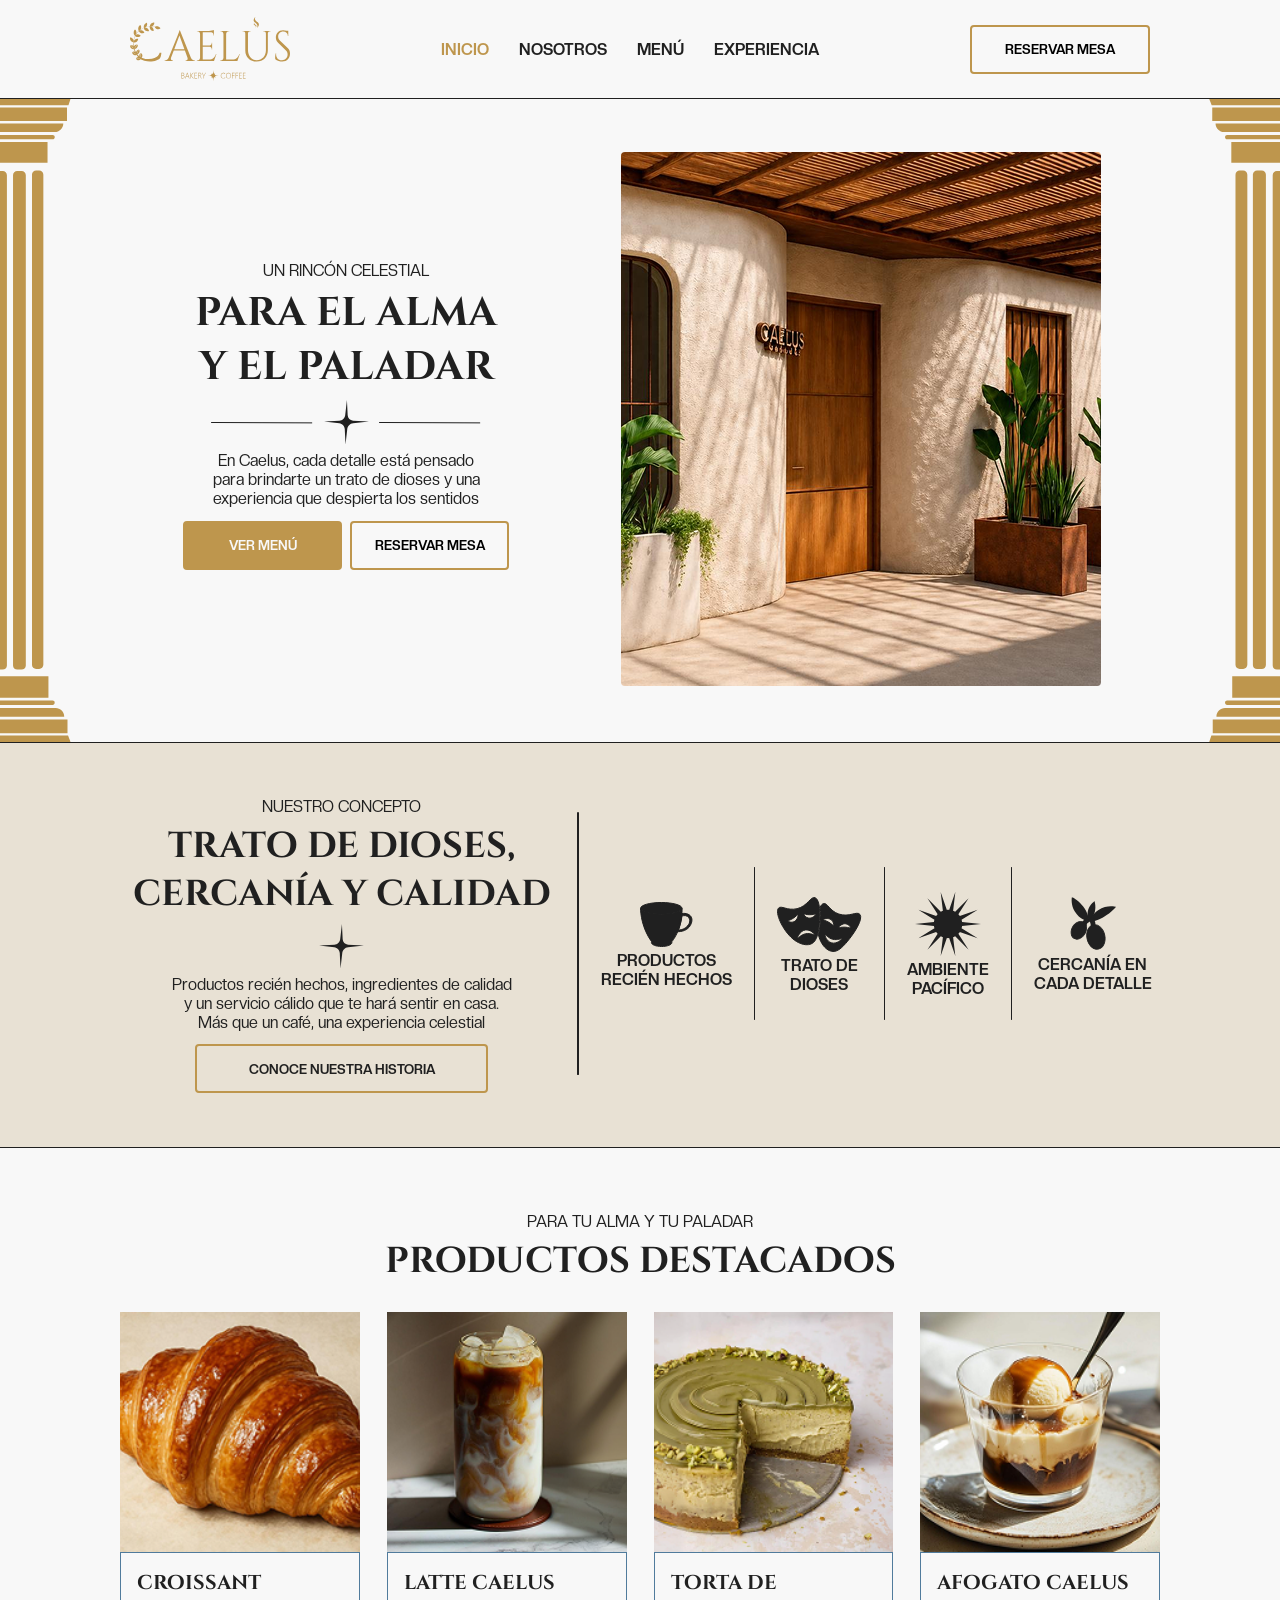
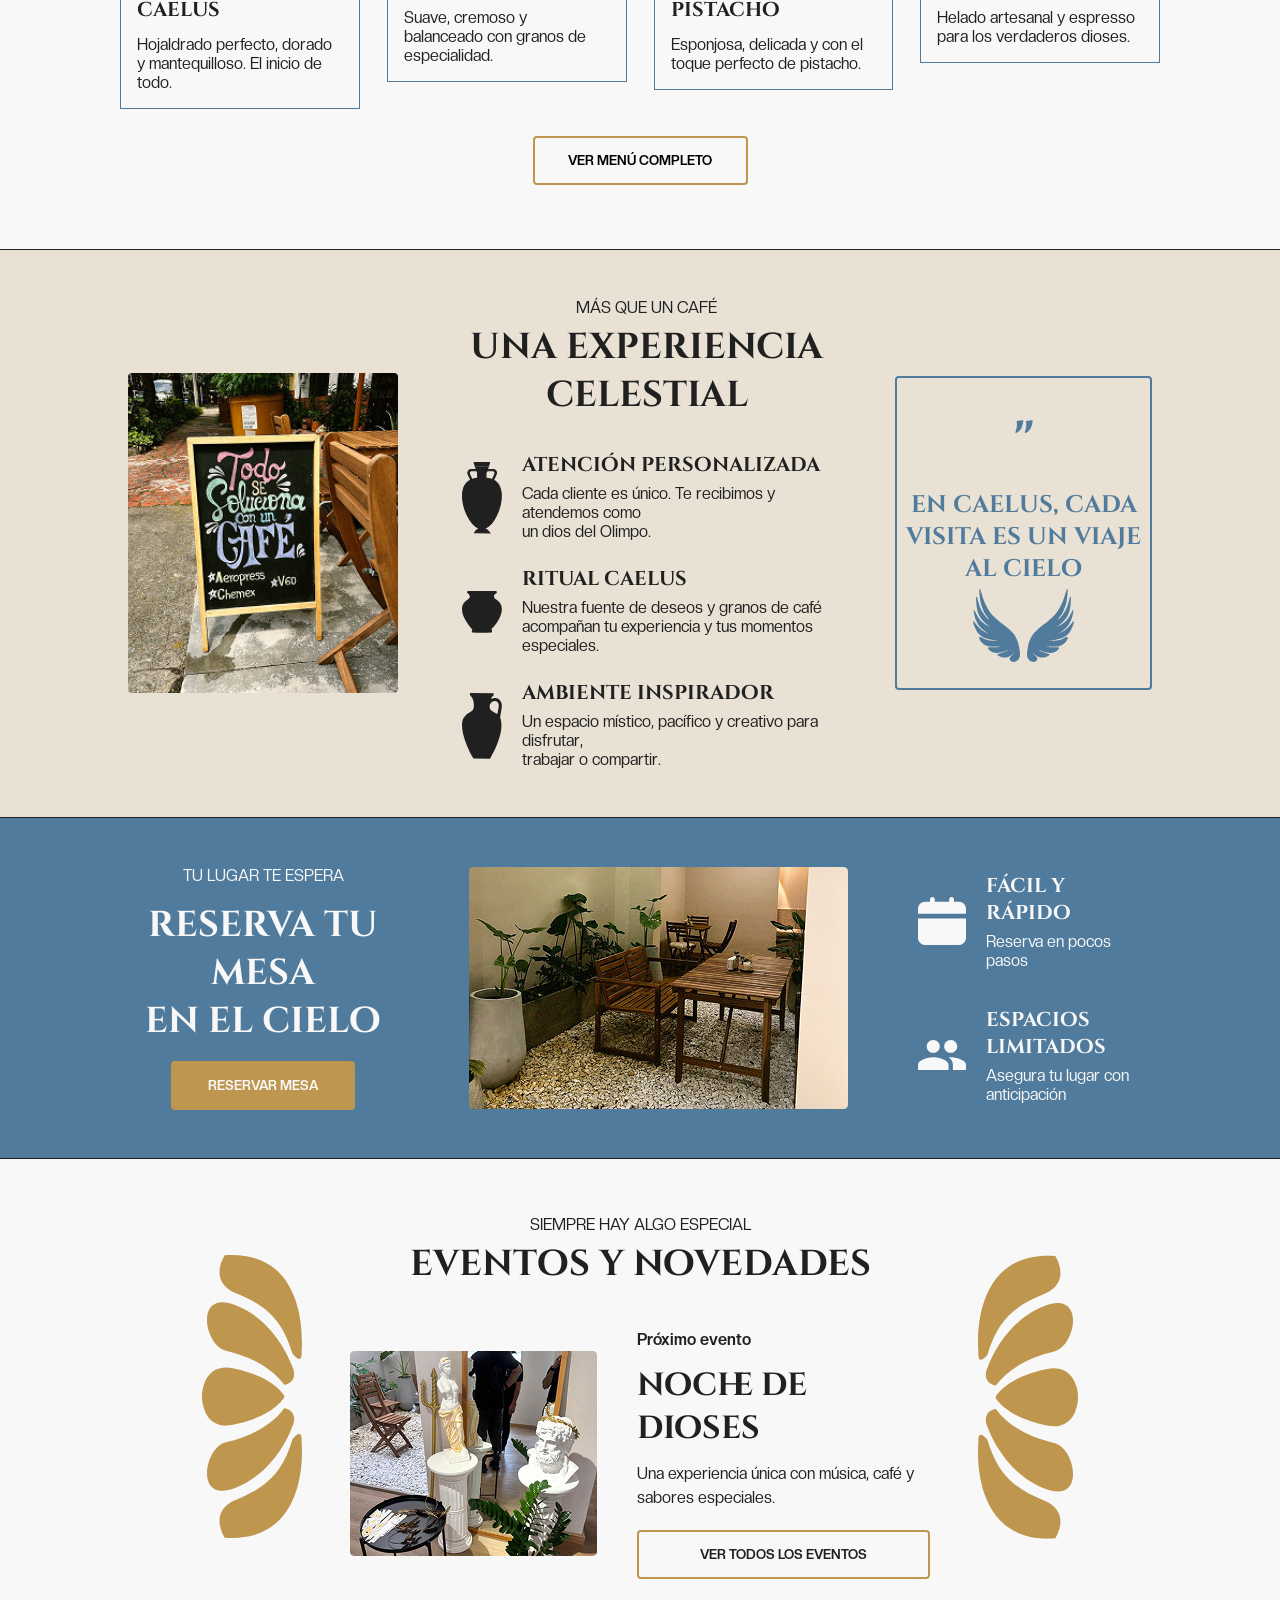
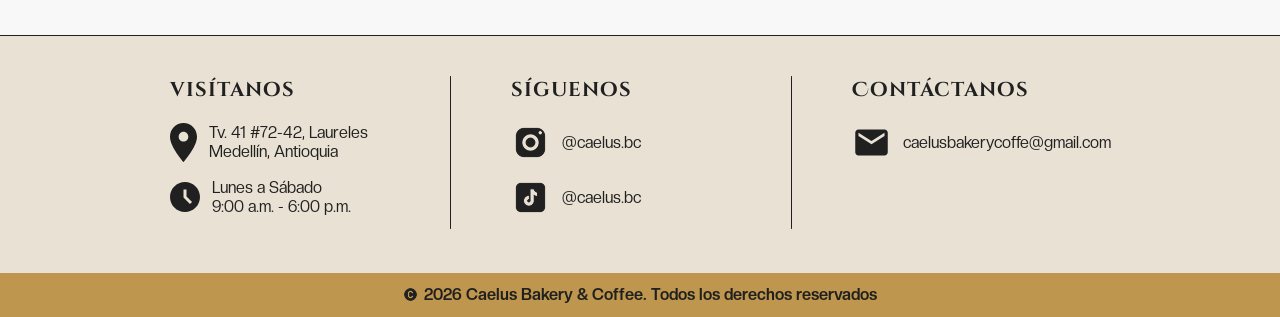
<file: index.html>
<!DOCTYPE html>
<html lang="en">
<head>
    <meta charset="UTF-8">
    <meta name="viewport" content="width=device-width, initial-scale=1.0">
    <title>Inicio</title>
    <link rel="shortcut icon" href="./assets/Logo.svg" type="image/x-icon">
    <link rel="stylesheet" href="./css/variables.css">
    <link rel="stylesheet" href="./css/general.css">
    <link rel="stylesheet" href="./css/index.css">
</head>
<body>
 <nav class="nav-menu">
        <img src="./assets/Marca.svg" alt="logo">
        <ul class="menu">
            <li><a href="./index.html" class="active p_bold">INICIO</a></li>
            <li><a href="./nosotros.html" class="p_bold">NOSOTROS</a></li>
            <li><a href="./menu.html" class="p_bold">MENÚ</a></li>
            <li><a href="./experiencia.html" class="p_bold">EXPERIENCIA</a></li>
        </ul>
        <button commandfor="reserva" command="show-modal" class="reserva p_bold">RESERVAR MESA</button>
 
        <button class="hamburger" id="hamburger-btn" aria-label="Abrir menú" aria-expanded="false">
            <span></span>
            <span></span>
            <span></span>
        </button>
    </nav>
 
    <div class="mobile-menu-overlay" id="mobile-menu" role="dialog" aria-label="Menú de navegación">
        <ul class="menu">
            <li><a href="./index.html" class="active p_bold">INICIO</a></li>
            <li><a href="./nosotros.html" class="p_bold">NOSOTROS</a></li>
            <li><a href="./menu.html" class="p_bold">MENÚ</a></li>
            <li><a href="./experiencia.html" class="p_bold">EXPERIENCIA</a></li>
        </ul>
        <button commandfor="reserva" command="show-modal" class="reserva p_bold" id="mobile-reserva-btn">RESERVAR MESA</button>
    </div>

    <dialog id="reserva">
        <div class="dialog-contenido">
            <h2 class="dialog-titulo">reservar mesa</h2>
            <form id="reserva-form" method="dialog">
                <div class="dialog-campo">
                    <label for="nombre">Nombre</label>
                    <input type="text" id="nombre" name="nombre" placeholder=" " required>
                </div>
                <div class="dialog-campo">
                    <label for="email">Correo Electrónico</label>
                    <input type="email" id="email" name="email" placeholder=" " required>
                </div>
                <div class="dialog-campo">
                    <label for="telefono">Número de Teléfono</label>
                    <input type="tel" id="telefono" name="telefono" placeholder=" " required>
                </div>
                <div class="dialog-campo">
                    <label for="fecha">Fecha</label>
                    <input type="date" id="fecha" name="fecha" required>
                </div>
                <div class="dialog-campo">
                    <label for="zona">Zona del Café</label>
                    <input type="text" id="zona" name="zona" placeholder=" ">
                </div>
                <div class="dialog-campo">
                    <label for="detalles">Detalles de Reserva</label>
                    <textarea id="detalles" name="detalles" rows="3" placeholder=" "></textarea>
                </div>
                <div class="dialog-botones">
                    <button type="button" class="dialog-btn-cancelar p_bold" id="btn-cancelar">CANCELAR</button>
                    <button type="submit" class="dialog-btn-enviar p_bold">ENVIAR SOLICITUD</button>
                </div>
            </form>
        </div>
    </dialog>
    <header>
        <div class="hero-columna hero-columna--izq">
            <img src="./assets/Decoración1.svg" alt="columna decorativa">
        </div>

        <div class="hero-contenido">
            <p>UN RINCÓN CELESTIAL</p>
            <h1>para el alma<br>y el paladar</h1>
            <div class="hero-divider">
                <img src="./assets/Linea.svg" alt="linea decorativa">
                <img src="./assets/Estrella.svg" alt="estrella decorativa">
                <img src="./assets/Linea.svg" alt="linea decorativa">
            </div>
            <p>En Caelus, cada detalle está pensado<br>para brindarte un trato de dioses y una<br>experiencia que despierta los sentidos</p>
            <div class="hero-botones">
                <a href="./menu.html"><button class="boton01 p_bold">VER MENÚ</button></a>
                <button commandfor="reserva" command="show-modal" class="boton02 p_bold">RESERVAR MESA</button>
            </div>
        </div>

        <div class="hero-imagen">
            <img src="./assets/1 1.png" alt="Caelus Coffee entrada">
        </div>

        <div class="hero-columna hero-columna--der">
            <img src="./assets/Decoración1.svg" alt="columna decorativa">
        </div>
    </header>
    <main>
        <section class="filosofia">
            <div class="filosofia-texto">
                <p>NUESTRO CONCEPTO</p>
                <h2>trato de dioses,<br>cercanía y calidad</h2>
                <img src="./assets/Estrella.svg" alt="estrella decorativa">
                <p>Productos recién hechos, ingredientes de calidad<br>y un servicio cálido que te hará sentir en casa.<br>Más que un café, una experiencia celestial</p>
                <a href="./nosotros.html"><button class="boton03 p_bold">CONOCE NUESTRA HISTORIA</button></a>
            </div>
            <div class="filosofia-divisor1">
                <img src="./assets/Linea2.svg" alt="linea divisora" height="263px">
            </div>
            <div class="filosofia-item">
                <img src="./assets/Taza.svg" alt="icono taza">
                <p class="p_bold">PRODUCTOS<br>RECIÉN HECHOS</p>
            </div>
            <div class="filosofia-divisor1">
                <img src="./assets/Linea2.svg" alt="linea divisora">
            </div>
            <div class="filosofia-item">
                <img src="./assets/Mascaras.svg" alt="icono mascaras">
                <p class="p_bold">TRATO DE<br>DIOSES</p>
            </div>
            <div class="filosofia-divisor1">
                <img src="./assets/Linea2.svg" alt="linea divisora">
            </div>
            <div class="filosofia-item">
                <img src="./assets/Sol.svg" alt="icono sol">
                <p class="p_bold">AMBIENTE<br>PACÍFICO</p>
            </div>
            <div class="filosofia-divisor1">
                <img src="./assets/Linea2.svg" alt="linea divisora">
            </div>
            <div class="filosofia-item">
                <img src="./assets/Fruta.svg" alt="icono fruta café">
                <p class="p_bold">CERCANÍA EN<br>CADA DETALLE</p> 
            </div>
        </section>
        <section class="destacados">
            <div class="destacados-encabezado">
                <p>PARA TU ALMA Y TU PALADAR</p>
                <h2>productos destacados</h2>
            </div>
            <div class="destacados-grid">
                <div class="producto-card">
                    <img src="./assets/Croissant.png" alt="Croissant Caelus">
                    <div class="producto-info">
                        <h6>croissant caelus</h6>
                        <p>Hojaldrado perfecto, dorado y mantequilloso. El inicio de todo.</p>
                    </div>
                </div>
                <div class="producto-card">
                    <img src="./assets/Latte.png" alt="Latte Caelus">
                    <div class="producto-info">
                        <h6>latte caelus</h6>
                        <p>Suave, cremoso y balanceado con granos de especialidad.</p>
                    </div>
                </div>
                <div class="producto-card">
                    <img src="./assets/Torta.png" alt="Torta de Pistacho">
                    <div class="producto-info">
                        <h6>torta de pistacho</h6>
                        <p>Esponjosa, delicada y con el toque perfecto de pistacho.</p>
                    </div>
                </div>
                <div class="producto-card">
                    <img src="./assets/Afogato.png" alt="Afogato Caelus">
                    <div class="producto-info">
                        <h6>afogato caelus</h6>
                        <p>Helado artesanal y espresso para los verdaderos dioses.</p>
                    </div>
                </div>
            </div>
            <a href="./menu.html"><button class="boton04 p_bold">VER MENÚ COMPLETO</button></a>
        </section>
        <section class="experiencia">
            <img src="./assets/Experiencia.png" alt="Entrada Caelus" class="experiencia-foto">

            <div class="experiencia-contenido">
                <div class="experiencia-encabezado">
                    <p>MÁS QUE UN CAFÉ</p>
                    <h2>una experiencia celestial</h2>
                </div>
                <div class="experiencia-items">
                    <div class="experiencia-item">
                        <img src="./assets/Jarron1.svg" alt="ícono jarrón" class="experiencia-icono">
                        <div>
                            <h6>atención personalizada</h6>
                            <p>Cada cliente es único. Te recibimos y atendemos como<br>un dios del Olimpo.</p>
                        </div>
                    </div>
                    <div class="experiencia-item">
                        <img src="./assets/Jarron2.svg" alt="ícono jarrón" class="experiencia-icono">
                        <div>
                            <h6>ritual caelus</h6>
                            <p>Nuestra fuente de deseos y granos de café<br>acompañan tu experiencia y tus momentos especiales.</p>
                        </div>
                    </div>
                    <div class="experiencia-item">
                        <img src="./assets/Jarron3.svg" alt="ícono jarrón" class="experiencia-icono">
                        <div>
                            <h6>ambiente inspirador</h6>
                            <p>Un espacio místico, pacífico y creativo para disfrutar,<br>trabajar o compartir.</p>
                        </div>
                    </div>
                </div>
            </div>

            <div class="experiencia-cita">
                <h1 class="caracteres">"</h1>
                <h5>en caelus, cada visita es un viaje al cielo</h5>
                <img src="./assets/Alas.svg" alt="alas decorativas" class="cita-alas">
            </div>
        </section>
        <section class="reserva-banner">
            <div class="reserva-banner-texto">
                <p>TU LUGAR TE ESPERA</p>
                <h2>reserva tu mesa<br>en el cielo</h2>
                <button commandfor="reserva" command="show-modal" class="boton05 p_bold">RESERVAR MESA</button>
            </div>
            <img src="./assets/Reservar.png" alt="Terraza Caelus" class="reserva-banner-foto">
            <div class="reserva-banner-info">
                <div class="reserva-info-item">
                    <img src="./assets/Calendario.svg" alt="ícono calendario" class="reserva-info-icono">
                    <div>
                        <h6>fácil y rápido</h6>
                        <p>Reserva en pocos pasos</p>
                    </div>
                </div>
                <div class="reserva-info-item">
                    <img src="./assets/Personas.svg" alt="ícono personas" class="reserva-info-icono">
                    <div>
                        <h6>espacios limitados</h6>
                        <p>Asegura tu lugar con anticipación</p>
                    </div>
                </div>
            </div>
        </section>
        <section class="eventos">
            <img src="./assets/Decoración2.svg" alt="decoración" class="eventos-deco eventos-deco--izq">

            <div class="eventos-contenido">
                <div class="eventos-encabezado">
                    <p>SIEMPRE HAY ALGO ESPECIAL</p>
                    <h2>eventos y novedades</h2>
                </div>
                <div class="eventos-card">
                    <img src="./assets/Eventos.png" alt="Noche de Dioses" class="eventos-foto">
                    <div class="eventos-info">
                        <p class="eventos-etiqueta p_bold">Próximo evento</p>
                        <h3>noche de dioses</h3>
                        <p>Una experiencia única con música, café y sabores especiales.</p>
                        <a href="./experiencia.html"><button class="boton06 p_bold">VER TODOS LOS EVENTOS</button></a>
                    </div>
                </div>
            </div>
            <img src="./assets/Decoración2.svg" alt="decoración" class="eventos-deco eventos-deco--der">
        </section>
    </main>
    <footer>
         <div class="contactos">
            <div class="contactos-grid">
                <div class="contacto-columna">
                    <h6>visítanos</h6>
                    <div class="contacto-item">
                        <img src="./assets/Lugar.svg" alt="icono ubicación" class="contacto-icono">
                        <p>Tv. 41 #72-42, Laureles<br>Medellín, Antioquia</p>
                    </div>
                    <div class="contacto-item">
                        <img src="./assets/Hora.svg" alt="icono horario" class="contacto-icono contacto-icono--hora">
                        <p>Lunes a Sábado<br>9:00 a.m. - 6:00 p.m.</p>
                    </div>
                </div>
                <div>
                    <img src="./assets/Linea2.svg" alt="linea divisora">
                </div>
                <div class="contacto-columna">
                    <h6>síguenos</h6>
                    <div class="contacto-item">
                        <img src="./assets/Instagram.png" alt="icono instagram" class="contacto-icono contacto-icono--social">
                        <p>@caelus.bc</p>
                    </div>
                    <div class="contacto-item">
                        <img src="./assets/TikTok.png" alt="icono tikTok" class="contacto-icono contacto-icono--social">
                        <p>@caelus.bc</p>
                    </div>
                </div>
                <div>
                    <img src="./assets/Linea2.svg" alt="linea divisora">
                </div>
                <div class="contacto-columna">
                    <h6>Contáctanos</h6>
                    <div class="contacto-item">
                        <img src="./assets/Email.svg" alt="icono email" class="contacto-icono contacto-icono--email">
                        <p>caelusbakerycoffe@gmail.com</p>
                    </div>
                </div>
            </div>
        </div>
        <div class="derechos-reservados">
                <img src="./assets/Copyright.png" alt="icono Copyright" class="copyright-icono">
                <p class="p_bold derechos-texto">2026 Caelus Bakery &amp; Coffee. Todos los derechos reservados</p>
        </div>
    </footer>
    <script>
        const hamburgerBtn = document.getElementById('hamburger-btn');
        const mobileMenu   = document.getElementById('mobile-menu');
        const mobileReservaBtn = document.getElementById('mobile-reserva-btn');
        const reservaDialog = document.getElementById('reserva');
        const btnCancelar = document.getElementById('btn-cancelar');
        const reservaForm = document.getElementById('reserva-form');
 
        function openMenu() {
            hamburgerBtn.classList.add('open');
            mobileMenu.classList.add('open');
            hamburgerBtn.setAttribute('aria-expanded', 'true');
            document.body.style.overflow = 'hidden';
        }
 
        function closeMenu() {
            hamburgerBtn.classList.remove('open');
            mobileMenu.classList.remove('open');
            hamburgerBtn.setAttribute('aria-expanded', 'false');
            document.body.style.overflow = '';
        }
 
        hamburgerBtn.addEventListener('click', () => {
            const isOpen = mobileMenu.classList.contains('open');
            isOpen ? closeMenu() : openMenu();
        });
 
        // Cerrar menú al hacer clic en un enlace
        mobileMenu.querySelectorAll('a').forEach(link => {
            link.addEventListener('click', closeMenu);
        });
 
        // Botón "Reservar Mesa" en el overlay mobile: abre el dialog y cierra el menú
        mobileReservaBtn.addEventListener('click', () => {
            closeMenu();
            setTimeout(() => reservaDialog.showModal(), 200);
        });
 
        // Botón cancelar: cierra el dialog
        btnCancelar.addEventListener('click', () => {
            reservaDialog.close();
        });

        // Cerrar al hacer clic en el backdrop
        reservaDialog.addEventListener('click', (e) => {
            const rect = reservaDialog.getBoundingClientRect();
            const clickedOutside =
                e.clientX < rect.left || e.clientX > rect.right ||
                e.clientY < rect.top  || e.clientY > rect.bottom;
            if (clickedOutside) reservaDialog.close();
        });

        // Envío del formulario
        reservaForm.addEventListener('submit', (e) => {
            e.preventDefault();
            alert('¡Solicitud enviada! Nos pondremos en contacto contigo pronto.');
            reservaForm.reset();
            reservaDialog.close();
        });
 
        // Cerrar menú con tecla Escape
        document.addEventListener('keydown', (e) => {
            if (e.key === 'Escape' && mobileMenu.classList.contains('open')) {
                closeMenu();
            }
        });
    </script>
</body>
</html>
</file>
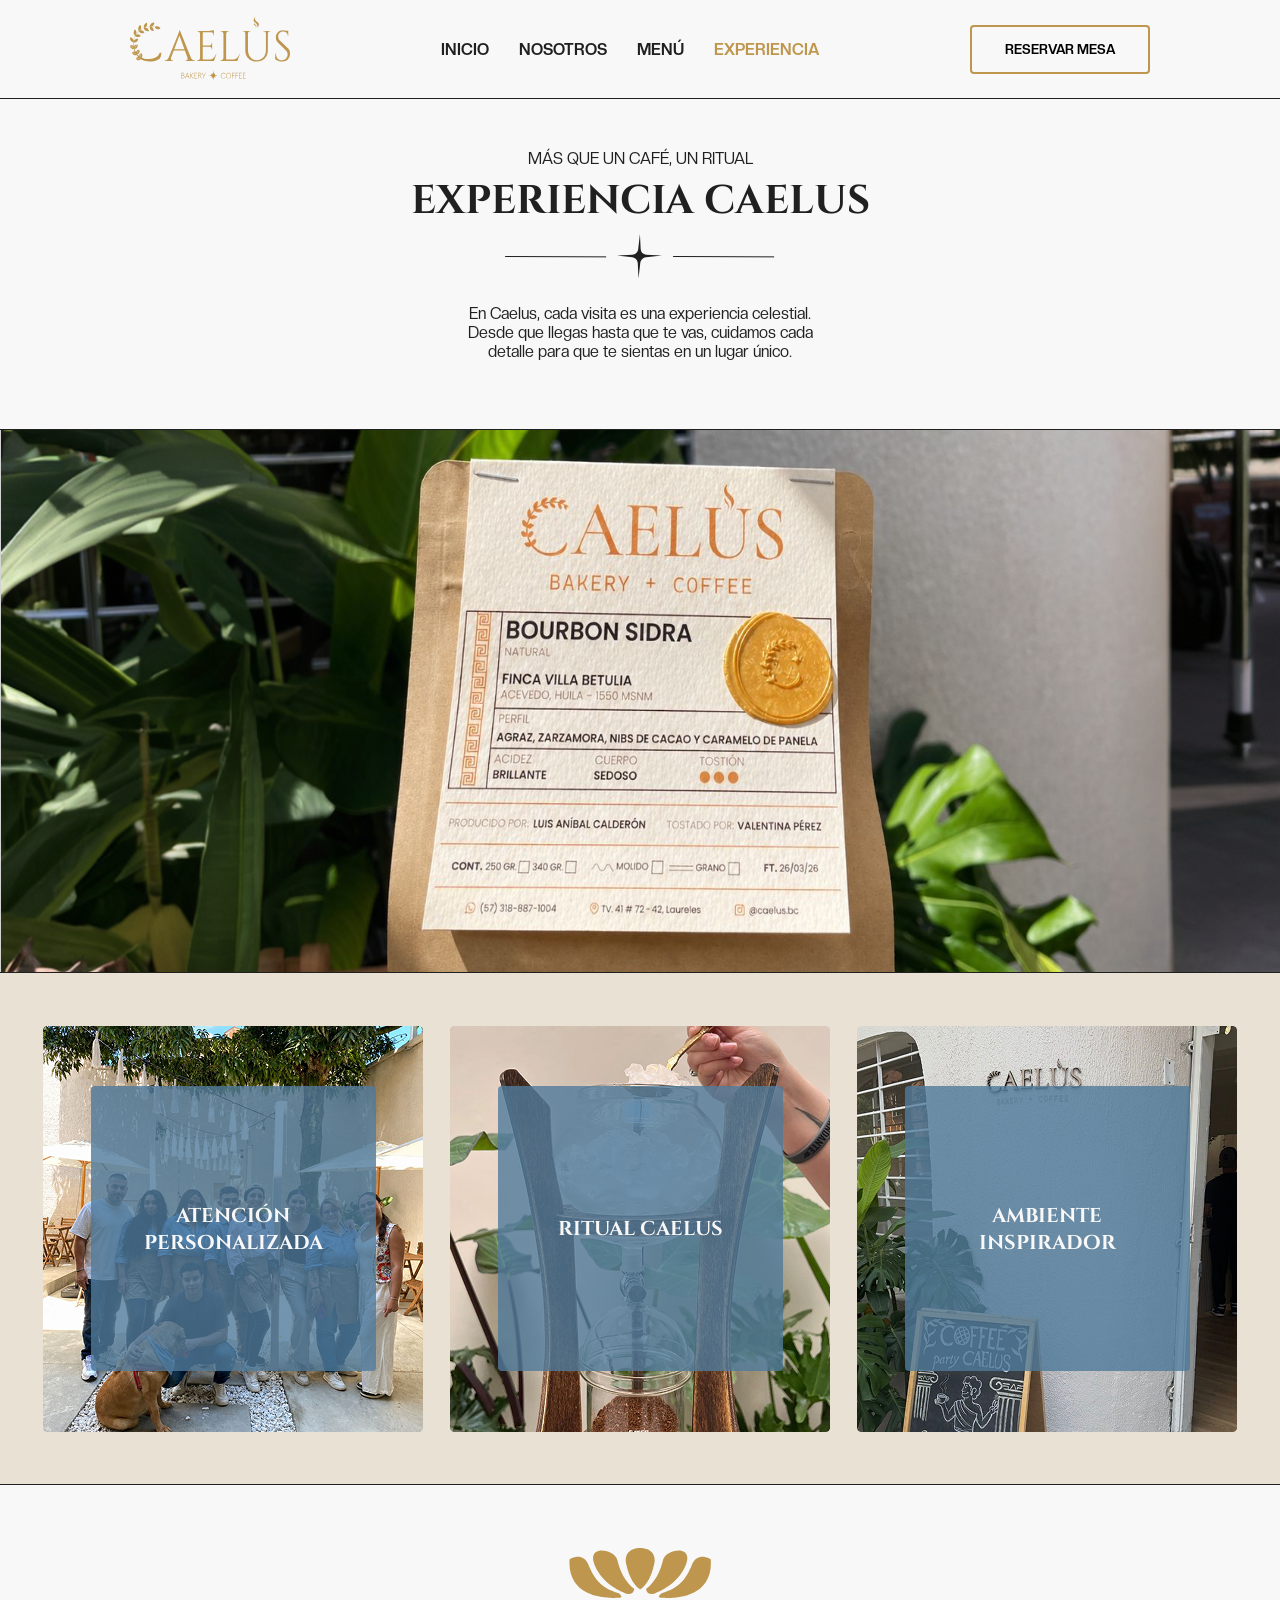
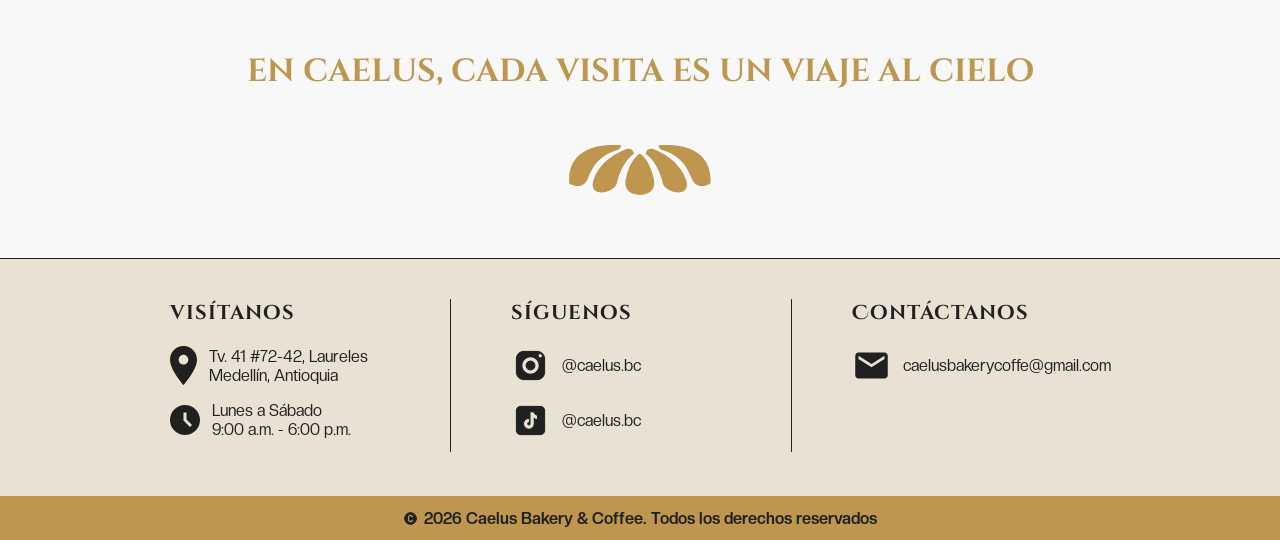
<file: experiencia.html>
<!DOCTYPE html>
<html lang="en">
<head>
    <meta charset="UTF-8">
    <meta name="viewport" content="width=device-width, initial-scale=1.0">
    <title>Experiencia</title>
    <link rel="shortcut icon" href="./assets/Logo.svg" type="image/x-icon">
    <link rel="stylesheet" href="./css/variables.css">
    <link rel="stylesheet" href="./css/general.css">
    <link rel="stylesheet" href="./css/experiencia.css">
</head>
<body>
    <nav class="nav-menu">
        <img src="./assets/Marca.svg" alt="logo">
        <ul class="menu">
            <li><a href="./index.html" class="p_bold">INICIO</a></li>
            <li><a href="./nosotros.html" class="p_bold">NOSOTROS</a></li>
            <li><a href="./menu.html" class="p_bold">MENÚ</a></li>
            <li><a href="./experiencia.html" class="active p_bold">EXPERIENCIA</a></li>
        </ul>
        <button commandfor="reserva" command="show-modal" class="reserva p_bold">RESERVAR MESA</button>
 
        <button class="hamburger" id="hamburger-btn" aria-label="Abrir menú" aria-expanded="false">
            <span></span>
            <span></span>
            <span></span>
        </button>
    </nav>
 
    <div class="mobile-menu-overlay" id="mobile-menu" role="dialog" aria-label="Menú de navegación">
        <ul class="menu">
            <li><a href="./index.html" class="p_bold">INICIO</a></li>
            <li><a href="./nosotros.html" class="p_bold">NOSOTROS</a></li>
            <li><a href="./menu.html" class="p_bold">MENÚ</a></li>
            <li><a href="./experiencia.html" class="active p_bold">EXPERIENCIA</a></li>
        </ul>
        <button commandfor="reserva" command="show-modal" class="reserva p_bold" id="mobile-reserva-btn">RESERVAR MESA</button>
    </div>

    <dialog id="reserva">
        <div class="dialog-contenido">
            <h2 class="dialog-titulo">reservar mesa</h2>
            <form id="reserva-form" method="dialog">
                <div class="dialog-campo">
                    <label for="nombre">Nombre</label>
                    <input type="text" id="nombre" name="nombre" placeholder=" " required>
                </div>
                <div class="dialog-campo">
                    <label for="email">Correo Electrónico</label>
                    <input type="email" id="email" name="email" placeholder=" " required>
                </div>
                <div class="dialog-campo">
                    <label for="telefono">Número de Teléfono</label>
                    <input type="tel" id="telefono" name="telefono" placeholder=" " required>
                </div>
                <div class="dialog-campo">
                    <label for="fecha">Fecha</label>
                    <input type="date" id="fecha" name="fecha" required>
                </div>
                <div class="dialog-campo">
                    <label for="zona">Zona del Café</label>
                    <input type="text" id="zona" name="zona" placeholder=" ">
                </div>
                <div class="dialog-campo">
                    <label for="detalles">Detalles de Reserva</label>
                    <textarea id="detalles" name="detalles" rows="3" placeholder=" "></textarea>
                </div>
                <div class="dialog-botones">
                    <button type="button" class="dialog-btn-cancelar p_bold" id="btn-cancelar">CANCELAR</button>
                    <button type="submit" class="dialog-btn-enviar p_bold">ENVIAR SOLICITUD</button>
                </div>
            </form>
        </div>
    </dialog>
    <header>
        <p>MÁS QUE UN CAFÉ, UN RITUAL</p>
        <h1>experiencia caelus</h1>
        <div class="experiencia-divider">
            <img src="./assets/Linea.svg" alt="linea decorativa">
            <img src="./assets/Estrella.svg" alt="estrella decorativa">
            <img src="./assets/Linea.svg" alt="linea decorativa">
        </div>
        <p class="parrafo">En Caelus, cada visita es una experiencia celestial.
Desde que llegas hasta que te vas, cuidamos cada detalle para que te sientas en un lugar único.</p>
    </header>
    <main>
        <section class="imagen">
        </section>
        <section class="cards">
            <div class="card">
                <img class="card-img" src="./assets/Tarjeta1.png" alt="Equipo Caelus"/>
                <div class="card-overlay">
                    <div class="card-box">
                        <h6 class="card-title">atención<br>personalizada</h6>
                        <p class="card-desc">
                        Te recibimos como te mereces. Cada visita es única y pensada para ti.
                        </p>
                    </div>
                </div>
            </div>
            <div class="card">
                <img class="card-img" src="./assets/Tarjeta2.png" alt="Equipo Caelus"/>
                <div class="card-overlay">
                    <div class="card-box">
                        <h6 class="card-title">ritual caelus</h6>
                        <p class="card-desc">
                        Nuestra fuente de deseos y los granos de café acompañan tus momentos especiales.
                        </p>
                    </div>
                </div>
            </div>
            <div class="card">
                <img class="card-img" src="./assets/Tarjeta3.png" alt="Equipo Caelus"/>
                <div class="card-overlay">
                    <div class="card-box">
                        <h6 class="card-title">ambiente<br>inspirador</h6>
                        <p class="card-desc">
                        Un espacio místico, pacífico y creativo para disfrutar, trabajar o compartir.
                        </p>
                    </div>
                </div>
            </div> 
        </section>
        <section class="frase">
            <img src="./assets/Decoración2.svg" alt="decoración" class="frase-deco frase-deco--arriba">
            <h3>en caelus, cada visita es un viaje al cielo</h3>
            <img src="./assets/Decoración2.svg" alt="decoración" class="frase-deco frase-deco--abajo">
        </section>
    </main>
    <footer>
        <div class="contactos">
            <div class="contactos-grid">
                <div class="contacto-columna">
                    <h6>visítanos</h6>
                    <div class="contacto-item">
                        <img src="./assets/Lugar.svg" alt="icono ubicación" class="contacto-icono">
                        <p>Tv. 41 #72-42, Laureles<br>Medellín, Antioquia</p>
                    </div>
                    <div class="contacto-item">
                        <img src="./assets/Hora.svg" alt="icono horario" class="contacto-icono contacto-icono--hora">
                        <p>Lunes a Sábado<br>9:00 a.m. - 6:00 p.m.</p>
                    </div>
                </div>
                <div>
                    <img src="./assets/Linea2.svg" alt="linea divisora">
                </div>
                <div class="contacto-columna">
                    <h6>síguenos</h6>
                    <div class="contacto-item">
                        <img src="./assets/Instagram.png" alt="icono instagram" class="contacto-icono contacto-icono--social">
                        <p>@caelus.bc</p>
                    </div>
                    <div class="contacto-item">
                        <img src="./assets/TikTok.png" alt="icono tikTok" class="contacto-icono contacto-icono--social">
                        <p>@caelus.bc</p>
                    </div>
                </div>
                <div>
                    <img src="./assets/Linea2.svg" alt="linea divisora">
                </div>
                <div class="contacto-columna">
                    <h6>Contáctanos</h6>
                    <div class="contacto-item">
                        <img src="./assets/Email.svg" alt="icono email" class="contacto-icono contacto-icono--email">
                        <p>caelusbakerycoffe@gmail.com</p>
                    </div>
                </div>
            </div>
        </div>
        <div class="derechos-reservados">
                <img src="./assets/Copyright.png" alt="icono Copyright" class="copyright-icono">
                <p class="p_bold derechos-texto">2026 Caelus Bakery &amp; Coffee. Todos los derechos reservados</p>
        </div>
    </footer>
    <script>
        const hamburgerBtn = document.getElementById('hamburger-btn');
        const mobileMenu   = document.getElementById('mobile-menu');
        const mobileReservaBtn = document.getElementById('mobile-reserva-btn');
        const reservaDialog = document.getElementById('reserva');
        const btnCancelar = document.getElementById('btn-cancelar');
        const reservaForm = document.getElementById('reserva-form');
 
        function openMenu() {
            hamburgerBtn.classList.add('open');
            mobileMenu.classList.add('open');
            hamburgerBtn.setAttribute('aria-expanded', 'true');
            document.body.style.overflow = 'hidden';
        }
 
        function closeMenu() {
            hamburgerBtn.classList.remove('open');
            mobileMenu.classList.remove('open');
            hamburgerBtn.setAttribute('aria-expanded', 'false');
            document.body.style.overflow = '';
        }
 
        hamburgerBtn.addEventListener('click', () => {
            const isOpen = mobileMenu.classList.contains('open');
            isOpen ? closeMenu() : openMenu();
        });
 
        // Cerrar menú al hacer clic en un enlace
        mobileMenu.querySelectorAll('a').forEach(link => {
            link.addEventListener('click', closeMenu);
        });
 
        // Botón "Reservar Mesa" en el overlay mobile: abre el dialog y cierra el menú
        mobileReservaBtn.addEventListener('click', () => {
            closeMenu();
            setTimeout(() => reservaDialog.showModal(), 200);
        });
 
        // Botón cancelar: cierra el dialog
        btnCancelar.addEventListener('click', () => {
            reservaDialog.close();
        });

        // Cerrar al hacer clic en el backdrop
        reservaDialog.addEventListener('click', (e) => {
            const rect = reservaDialog.getBoundingClientRect();
            const clickedOutside =
                e.clientX < rect.left || e.clientX > rect.right ||
                e.clientY < rect.top  || e.clientY > rect.bottom;
            if (clickedOutside) reservaDialog.close();
        });

        // Envío del formulario
        reservaForm.addEventListener('submit', (e) => {
            e.preventDefault();
            alert('¡Solicitud enviada! Nos pondremos en contacto contigo pronto.');
            reservaForm.reset();
            reservaDialog.close();
        });
 
        // Cerrar menú con tecla Escape
        document.addEventListener('keydown', (e) => {
            if (e.key === 'Escape' && mobileMenu.classList.contains('open')) {
                closeMenu();
            }
        });
    </script>
</body>
</html>
</file>
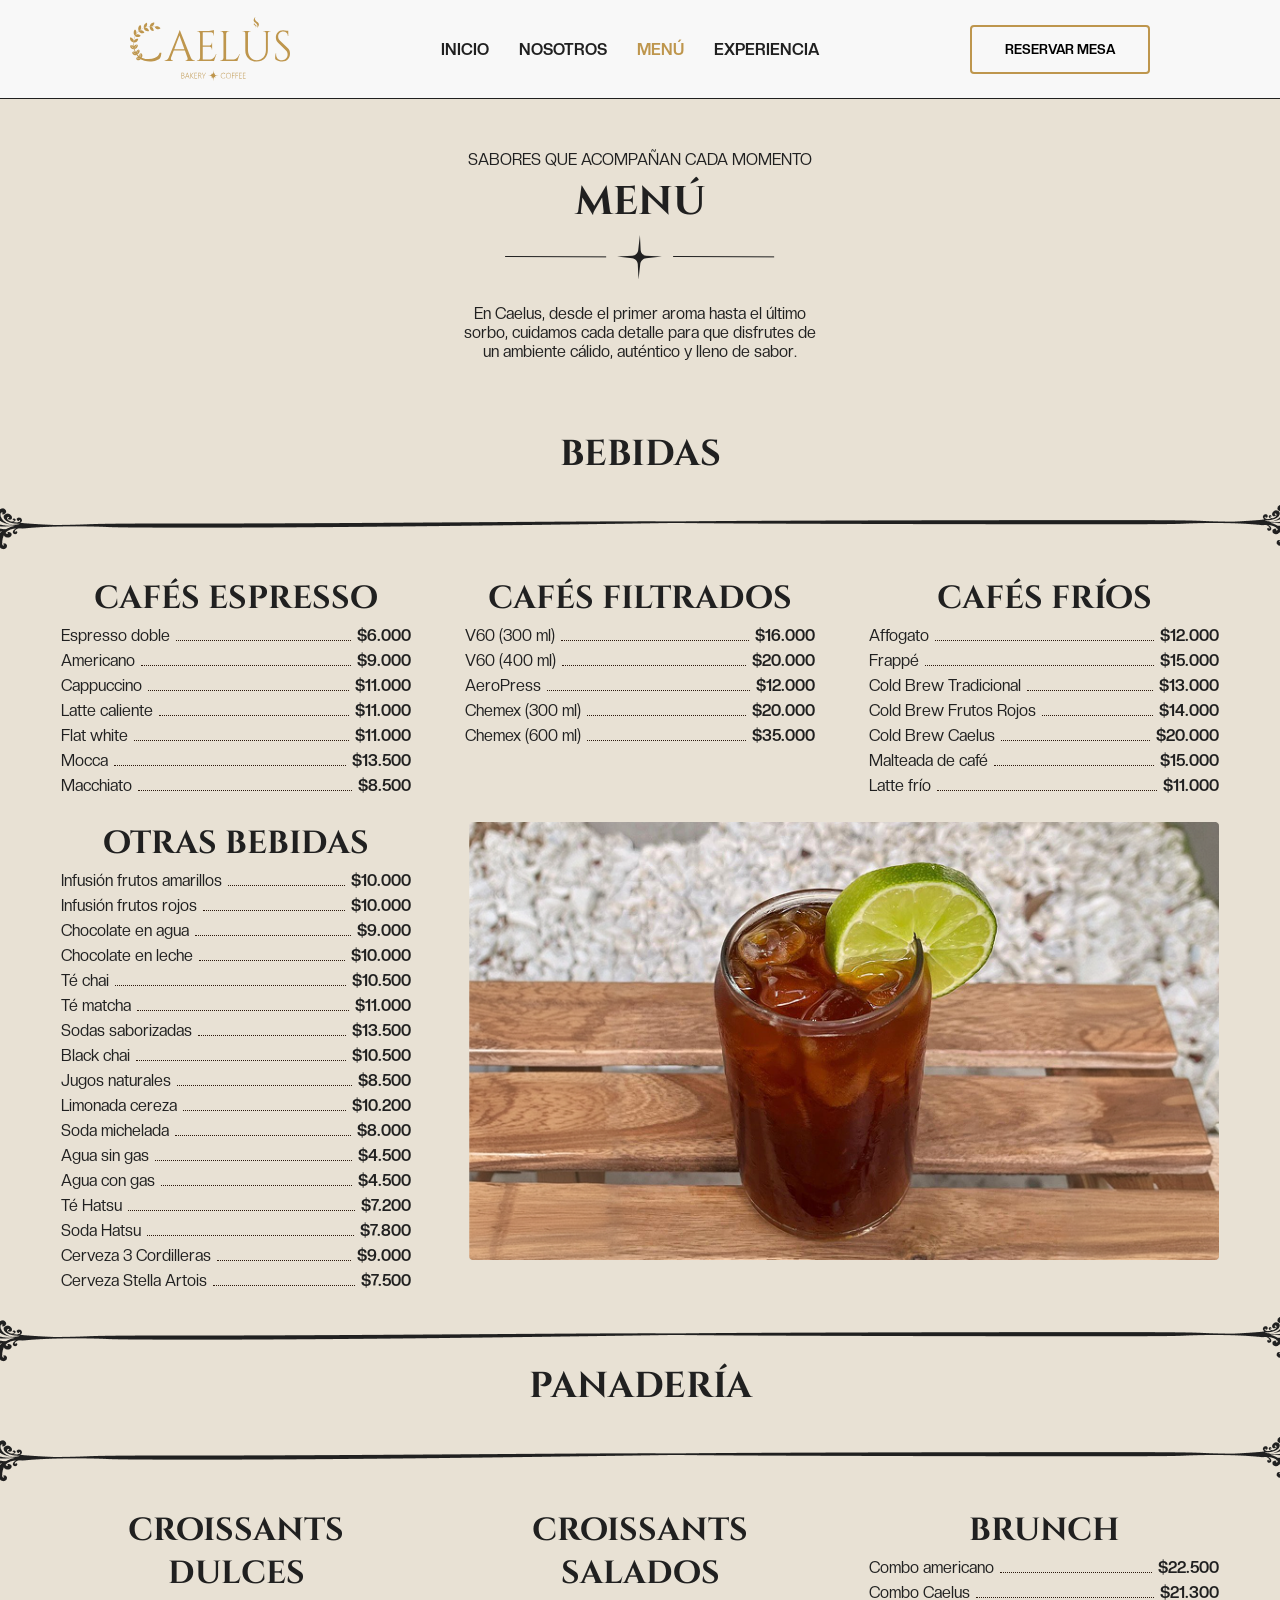
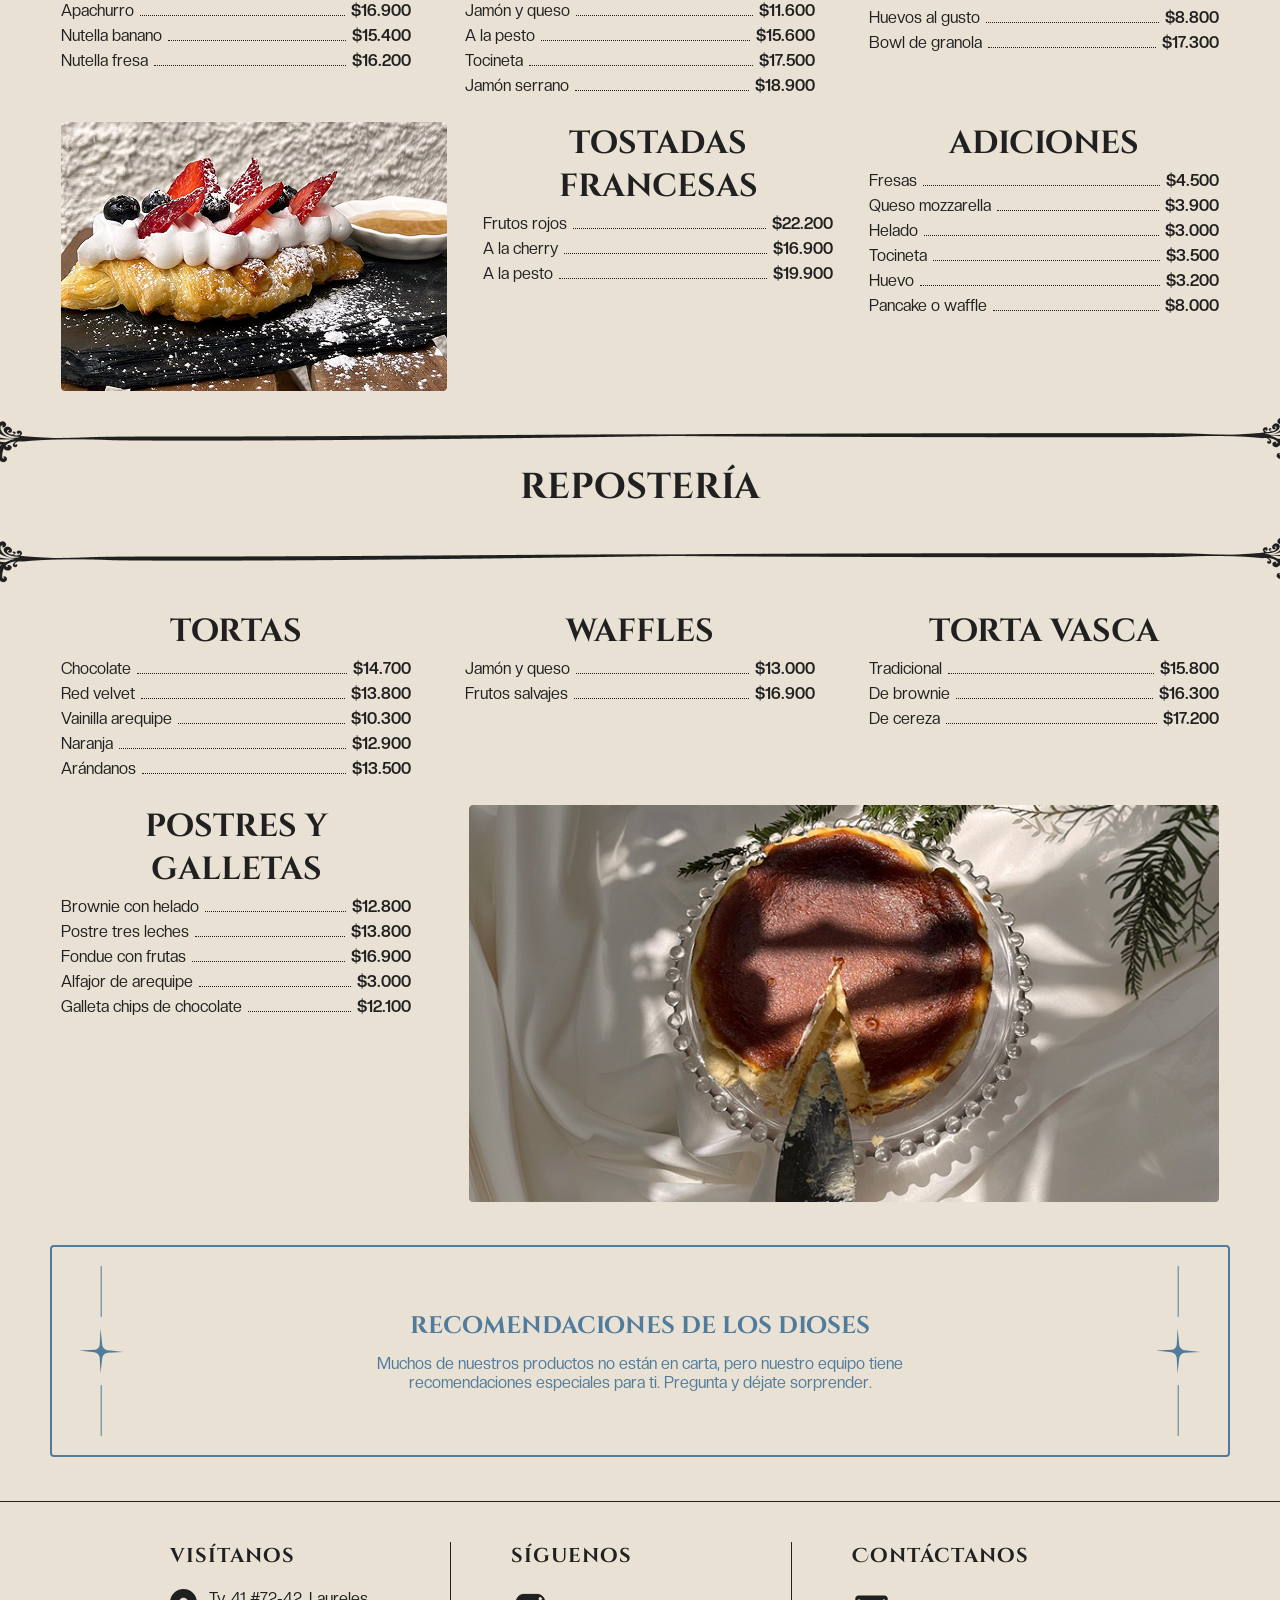
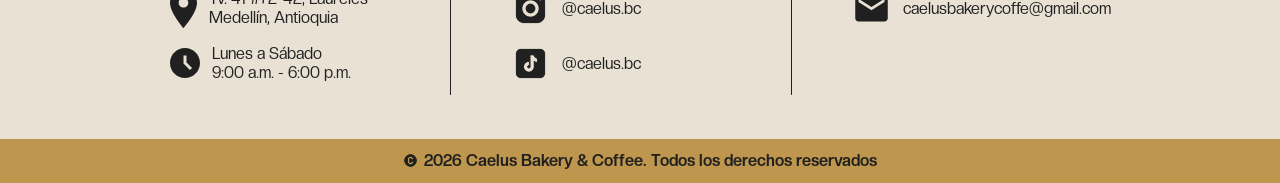
<file: menu.html>
<!DOCTYPE html>
<html lang="en">
<head>
    <meta charset="UTF-8">
    <meta name="viewport" content="width=device-width, initial-scale=1.0">
    <title>Menú</title>
    <link rel="shortcut icon" href="./assets/Logo.svg" type="image/x-icon">
    <link rel="stylesheet" href="./css/variables.css">
    <link rel="stylesheet" href="./css/general.css">
    <link rel="stylesheet" href="./css/menu.css">
</head>
<body>
    <nav class="nav-menu">
        <img src="./assets/Marca.svg" alt="logo">
        <ul class="menu">
            <li><a href="./index.html" class="p_bold">INICIO</a></li>
            <li><a href="./nosotros.html" class="p_bold">NOSOTROS</a></li>
            <li><a href="./menu.html" class="active p_bold">MENÚ</a></li>
            <li><a href="./experiencia.html" class="p_bold">EXPERIENCIA</a></li>
        </ul>
        <button commandfor="reserva" command="show-modal" class="reserva p_bold">RESERVAR MESA</button>
 
        <button class="hamburger" id="hamburger-btn" aria-label="Abrir menú" aria-expanded="false">
            <span></span>
            <span></span>
            <span></span>
        </button>
    </nav>
 
    <div class="mobile-menu-overlay" id="mobile-menu" role="dialog" aria-label="Menú de navegación">
        <ul class="menu">
            <li><a href="./index.html" class="p_bold">INICIO</a></li>
            <li><a href="./nosotros.html" class="p_bold">NOSOTROS</a></li>
            <li><a href="./menu.html" class="active p_bold">MENÚ</a></li>
            <li><a href="./experiencia.html" class="p_bold">EXPERIENCIA</a></li>
        </ul>
        <button commandfor="reserva" command="show-modal" class="reserva p_bold" id="mobile-reserva-btn">RESERVAR MESA</button>
    </div>
    <dialog id="reserva">
        <div class="dialog-contenido">
            <h2 class="dialog-titulo">reservar mesa</h2>
            <form id="reserva-form" method="dialog">
                <div class="dialog-campo">
                    <label for="nombre">Nombre</label>
                    <input type="text" id="nombre" name="nombre" placeholder=" " required>
                </div>
                <div class="dialog-campo">
                    <label for="email">Correo Electrónico</label>
                    <input type="email" id="email" name="email" placeholder=" " required>
                </div>
                <div class="dialog-campo">
                    <label for="telefono">Número de Teléfono</label>
                    <input type="tel" id="telefono" name="telefono" placeholder=" " required>
                </div>
                <div class="dialog-campo">
                    <label for="fecha">Fecha</label>
                    <input type="date" id="fecha" name="fecha" required>
                </div>
                <div class="dialog-campo">
                    <label for="zona">Zona del Café</label>
                    <input type="text" id="zona" name="zona" placeholder=" ">
                </div>
                <div class="dialog-campo">
                    <label for="detalles">Detalles de Reserva</label>
                    <textarea id="detalles" name="detalles" rows="3" placeholder=" "></textarea>
                </div>
                <div class="dialog-botones">
                    <button type="button" class="dialog-btn-cancelar p_bold" id="btn-cancelar">CANCELAR</button>
                    <button type="submit" class="dialog-btn-enviar p_bold">ENVIAR SOLICITUD</button>
                </div>
            </form>
        </div>
    </dialog>
    
    <header>
        <p>SABORES QUE ACOMPAÑAN CADA MOMENTO</p>
        <h1>menú</h1>
        <div class="menu-divider">
            <img src="./assets/Linea.svg" alt="linea decorativa">
            <img src="./assets/Estrella.svg" alt="estrella decorativa">
            <img src="./assets/Linea.svg" alt="linea decorativa">
        </div>
        <p class="parrafo">En Caelus, desde el primer aroma hasta el último sorbo, cuidamos cada detalle para que disfrutes de un ambiente cálido, auténtico y lleno de sabor.</p>
    </header>
    <main>
        <section class="bebidas">
            <h2>bebidas</h2>
            <img src="./assets/Decoración4.png" alt="linea decorativa">
            <div class="contenido">
                <div class="item">
                    <h3>cafés espresso</h3>
                    <ul class="items-lista">
                        <li><span class="item-nombre">Espresso doble</span><span class="item-puntos"></span><span class="item-precio p_bold">$6.000</span></li>
                        <li><span class="item-nombre">Americano</span><span class="item-puntos"></span><span class="item-precio p_bold">$9.000</span></li>
                        <li><span class="item-nombre">Cappuccino</span><span class="item-puntos"></span><span class="item-precio p_bold">$11.000</span></li>
                        <li><span class="item-nombre">Latte caliente</span><span class="item-puntos"></span><span class="item-precio p_bold">$11.000</span></li>
                        <li><span class="item-nombre">Flat white</span><span class="item-puntos"></span><span class="item-precio p_bold">$11.000</span></li>
                        <li><span class="item-nombre">Mocca</span><span class="item-puntos"></span><span class="item-precio p_bold">$13.500</span></li>
                        <li><span class="item-nombre">Macchiato</span><span class="item-puntos"></span><span class="item-precio p_bold">$8.500</span></li>
                    </ul>
                </div>
                <div class="item">
                    <h3>cafés filtrados</h3>
                    <ul class="items-lista">
                        <li><span class="item-nombre">V60 (300 ml)</span><span class="item-puntos"></span><span class="item-precio p_bold">$16.000</span></li>
                        <li><span class="item-nombre">V60 (400 ml)</span><span class="item-puntos"></span><span class="item-precio p_bold">$20.000</span></li>
                        <li><span class="item-nombre">AeroPress</span><span class="item-puntos"></span><span class="item-precio p_bold">$12.000</span></li>
                        <li><span class="item-nombre">Chemex (300 ml)</span><span class="item-puntos"></span><span class="item-precio p_bold">$20.000</span></li>
                        <li><span class="item-nombre">Chemex (600 ml)</span><span class="item-puntos"></span><span class="item-precio p_bold">$35.000</span></li>
                    </ul>
                </div>
                <div class="item">
                    <h3>cafés fríos</h3>
                    <ul class="items-lista">
                        <li><span class="item-nombre">Affogato</span><span class="item-puntos"></span><span class="item-precio p_bold">$12.000</span></li>
                        <li><span class="item-nombre">Frappé</span><span class="item-puntos"></span><span class="item-precio p_bold">$15.000</span></li>
                        <li><span class="item-nombre">Cold Brew Tradicional</span><span class="item-puntos"></span><span class="item-precio p_bold">$13.000</span></li>
                        <li><span class="item-nombre">Cold Brew Frutos Rojos</span><span class="item-puntos"></span><span class="item-precio p_bold">$14.000</span></li>
                        <li><span class="item-nombre">Cold Brew Caelus</span><span class="item-puntos"></span><span class="item-precio p_bold">$20.000</span></li>
                        <li><span class="item-nombre">Malteada de café</span><span class="item-puntos"></span><span class="item-precio p_bold">$15.000</span></li>
                        <li><span class="item-nombre">Latte frío</span><span class="item-puntos"></span><span class="item-precio p_bold">$11.000</span></li>
                    </ul>
                </div>
            </div>
            <div class="contenido">
                <div class="item">
                    <h3>otras bebidas</h3>
                    <ul class="items-lista">
                        <li><span class="item-nombre">Infusión frutos amarillos</span><span class="item-puntos"></span><span class="item-precio p_bold">$10.000</span></li>
                        <li><span class="item-nombre">Infusión frutos rojos</span><span class="item-puntos"></span><span class="item-precio p_bold">$10.000</span></li>
                        <li><span class="item-nombre">Chocolate en agua</span><span class="item-puntos"></span><span class="item-precio p_bold">$9.000</span></li>
                        <li><span class="item-nombre">Chocolate en leche</span><span class="item-puntos"></span><span class="item-precio p_bold">$10.000</span></li>
                        <li><span class="item-nombre">Té chai</span><span class="item-puntos"></span><span class="item-precio p_bold">$10.500</span></li>
                        <li><span class="item-nombre">Té matcha</span><span class="item-puntos"></span><span class="item-precio p_bold">$11.000</span></li>
                        <li><span class="item-nombre">Sodas saborizadas</span><span class="item-puntos"></span><span class="item-precio p_bold">$13.500</span></li>
                        <li><span class="item-nombre">Black chai</span><span class="item-puntos"></span><span class="item-precio p_bold">$10.500</span></li>
                        <li><span class="item-nombre">Jugos naturales</span><span class="item-puntos"></span><span class="item-precio p_bold">$8.500</span></li>
                        <li><span class="item-nombre">Limonada cereza</span><span class="item-puntos"></span><span class="item-precio p_bold">$10.200</span></li>
                        <li><span class="item-nombre">Soda michelada</span><span class="item-puntos"></span><span class="item-precio p_bold">$8.000</span></li>
                        <li><span class="item-nombre">Agua sin gas</span><span class="item-puntos"></span><span class="item-precio p_bold">$4.500</span></li>
                        <li><span class="item-nombre">Agua con gas</span><span class="item-puntos"></span><span class="item-precio p_bold">$4.500</span></li>
                        <li><span class="item-nombre">Té Hatsu</span><span class="item-puntos"></span><span class="item-precio p_bold">$7.200</span></li>
                        <li><span class="item-nombre">Soda Hatsu</span><span class="item-puntos"></span><span class="item-precio p_bold">$7.800</span></li>
                        <li><span class="item-nombre">Cerveza 3 Cordilleras</span><span class="item-puntos"></span><span class="item-precio p_bold">$9.000</span></li>
                        <li><span class="item-nombre">Cerveza Stella Artois</span><span class="item-puntos"></span><span class="item-precio p_bold">$7.500</span></li>
                     </ul>
                </div>
                <img src="./assets/Bebida.png" alt="bebida" class="imagen">
            </div>
            <img src="./assets/Decoración4.png" alt="linea decorativa">
        </section>
        <section class="panaderia">
            <h2>panadería</h2>
            <img src="./assets/Decoración4.png" alt="linea decorativa">
            <div class="contenido">
                <div class="item">
                    <h3>croissants dulces</h3>
                    <ul class="items-lista">
                        <li><span class="item-nombre">Apachurro</span><span class="item-puntos"></span><span class="item-precio p_bold">$16.900</span></li>
                        <li><span class="item-nombre">Nutella banano</span><span class="item-puntos"></span><span class="item-precio p_bold">$15.400</span></li>
                        <li><span class="item-nombre">Nutella fresa</span><span class="item-puntos"></span><span class="item-precio p_bold">$16.200</span></li>
                    </ul>
                </div>
                <div class="item">
                    <h3>croissants salados</h3>
                    <ul class="items-lista">
                        <li><span class="item-nombre">Jamón y queso</span><span class="item-puntos"></span><span class="item-precio p_bold">$11.600</span></li>
                        <li><span class="item-nombre">A la pesto</span><span class="item-puntos"></span><span class="item-precio p_bold">$15.600</span></li>
                        <li><span class="item-nombre">Tocineta</span><span class="item-puntos"></span><span class="item-precio p_bold">$17.500</span></li>
                        <li><span class="item-nombre">Jamón serrano</span><span class="item-puntos"></span><span class="item-precio p_bold">$18.900</span></li>
                    </ul>
                </div>
                <div class="item">
                    <h3>brunch</h3>
                    <ul class="items-lista">
                        <li><span class="item-nombre">Combo americano</span><span class="item-puntos"></span><span class="item-precio p_bold">$22.500</span></li>
                        <li><span class="item-nombre">Combo Caelus</span><span class="item-puntos"></span><span class="item-precio p_bold">$21.300</span></li>
                        <li><span class="item-nombre">Huevos al gusto</span><span class="item-puntos"></span><span class="item-precio p_bold">$8.800</span></li>
                        <li><span class="item-nombre">Bowl de granola</span><span class="item-puntos"></span><span class="item-precio p_bold">$17.300</span></li>
                    </ul>
                </div>
            </div>
            <div class="contenido">
                <img src="./assets/Croissants.png" alt="croissant" class="croissant">
                <div class="item">
                    <h3>tostadas francesas</h3>
                    <ul class="items-lista">
                        <li><span class="item-nombre">Frutos rojos</span><span class="item-puntos"></span><span class="item-precio p_bold">$22.200</span></li>
                        <li><span class="item-nombre">A la cherry</span><span class="item-puntos"></span><span class="item-precio p_bold">$16.900</span></li>
                        <li><span class="item-nombre">A la pesto</span><span class="item-puntos"></span><span class="item-precio p_bold">$19.900</span></li>
                    </ul>
                </div>
                <div class="item">
                    <h3>adiciones</h3>
                    <ul class="items-lista">
                        <li><span class="item-nombre">Fresas</span><span class="item-puntos"></span><span class="item-precio p_bold">$4.500</span></li>
                        <li><span class="item-nombre">Queso mozzarella</span><span class="item-puntos"></span><span class="item-precio p_bold">$3.900</span></li>
                        <li><span class="item-nombre">Helado</span><span class="item-puntos"></span><span class="item-precio p_bold">$3.000</span></li>
                        <li><span class="item-nombre">Tocineta</span><span class="item-puntos"></span><span class="item-precio p_bold">$3.500</span></li>
                        <li><span class="item-nombre">Huevo</span><span class="item-puntos"></span><span class="item-precio p_bold">$3.200</span></li>
                        <li><span class="item-nombre">Pancake o waffle</span><span class="item-puntos"></span><span class="item-precio p_bold">$8.000</span></li>
                    </ul>
                </div>
            </div>
            <img src="./assets/Decoración4.png" alt="linea decorativa">
        </section>
        <section class="reposteria">
            <h2>repostería</h2>
            <img src="./assets/Decoración4.png" alt="linea decorativa">
            <div class="contenido">
                <div class="item">
                    <h3>tortas</h3>
                    <ul class="items-lista">
                        <li><span class="item-nombre">Chocolate</span><span class="item-puntos"></span><span class="item-precio p_bold">$14.700</span></li>
                        <li><span class="item-nombre">Red velvet</span><span class="item-puntos"></span><span class="item-precio p_bold">$13.800</span></li>
                        <li><span class="item-nombre">Vainilla arequipe</span><span class="item-puntos"></span><span class="item-precio p_bold">$10.300</span></li>
                        <li><span class="item-nombre">Naranja</span><span class="item-puntos"></span><span class="item-precio p_bold">$12.900</span></li>
                        <li><span class="item-nombre">Arándanos</span><span class="item-puntos"></span><span class="item-precio p_bold">$13.500</span></li>
                    </ul>
                </div>
                <div class="item">
                    <h3>waffles</h3>
                    <ul class="items-lista">
                        <li><span class="item-nombre">Jamón y queso</span><span class="item-puntos"></span><span class="item-precio p_bold">$13.000</span></li>
                        <li><span class="item-nombre">Frutos salvajes</span><span class="item-puntos"></span><span class="item-precio p_bold">$16.900</span></li>
                    </ul>
                </div>
                <div class="item">
                    <h3>torta vasca</h3>
                    <ul class="items-lista">
                        <li><span class="item-nombre">Tradicional</span><span class="item-puntos"></span><span class="item-precio p_bold">$15.800</span></li>
                        <li><span class="item-nombre">De brownie</span><span class="item-puntos"></span><span class="item-precio p_bold">$16.300</span></li>
                        <li><span class="item-nombre">De cereza</span><span class="item-puntos"></span><span class="item-precio p_bold">$17.200</span></li>
                    </ul>
                </div>
            </div>
            <div class="contenido">
                <div class="item">
                    <h3>postres y galletas</h3>
                    <ul class="items-lista">
                        <li><span class="item-nombre">Brownie con helado</span><span class="item-puntos"></span><span class="item-precio p_bold">$12.800</span></li>
                        <li><span class="item-nombre">Postre tres leches</span><span class="item-puntos"></span><span class="item-precio p_bold">$13.800</span></li>
                        <li><span class="item-nombre">Fondue con frutas</span><span class="item-puntos"></span><span class="item-precio p_bold">$16.900</span></li>
                        <li><span class="item-nombre">Alfajor de arequipe</span><span class="item-puntos"></span><span class="item-precio p_bold">$3.000</span></li>
                        <li><span class="item-nombre">Galleta chips de chocolate</span><span class="item-puntos"></span><span class="item-precio p_bold">$12.100</span></li>
                    </ul>
                </div>
                <img src="./assets/Repostería.png" alt="torta" class="imagen">
            </div>
        </section>
        <section class="frase">
            <div class="frase-contenido">
                <img src="./assets/Decoración5.svg" alt="decoración"> 
                <div class="frase-texto"> 
                    <h4>recomendaciones de los dioses</h4>
                    <p>Muchos de nuestros productos no están en carta, pero nuestro equipo tiene recomendaciones especiales para ti. Pregunta y déjate sorprender.</p>
                </div>
                <img src="./assets/Decoración5.svg" alt="decoración">                
            </div>
        </section>
    </main>
    <footer>
         <div class="contactos">
            <div class="contactos-grid">
                <div class="contacto-columna">
                    <h6>visítanos</h6>
                    <div class="contacto-item">
                        <img src="./assets/Lugar.svg" alt="icono ubicación" class="contacto-icono">
                        <p>Tv. 41 #72-42, Laureles<br>Medellín, Antioquia</p>
                    </div>
                    <div class="contacto-item">
                        <img src="./assets/Hora.svg" alt="icono horario" class="contacto-icono contacto-icono--hora">
                        <p>Lunes a Sábado<br>9:00 a.m. - 6:00 p.m.</p>
                    </div>
                </div>
                <div>
                    <img src="./assets/Linea2.svg" alt="linea divisora">
                </div>
                <div class="contacto-columna">
                    <h6>síguenos</h6>
                    <div class="contacto-item">
                        <img src="./assets/Instagram.png" alt="icono instagram" class="contacto-icono contacto-icono--social">
                        <p>@caelus.bc</p>
                    </div>
                    <div class="contacto-item">
                        <img src="./assets/TikTok.png" alt="icono tikTok" class="contacto-icono contacto-icono--social">
                        <p>@caelus.bc</p>
                    </div>
                </div>
                <div>
                    <img src="./assets/Linea2.svg" alt="linea divisora">
                </div>
                <div class="contacto-columna">
                    <h6>Contáctanos</h6>
                    <div class="contacto-item">
                        <img src="./assets/Email.svg" alt="icono email" class="contacto-icono contacto-icono--email">
                        <p>caelusbakerycoffe@gmail.com</p>
                    </div>
                </div>
            </div>
        </div>
        <div class="derechos-reservados">
                <img src="./assets/Copyright.png" alt="icono Copyright" class="copyright-icono">
                <p class="p_bold derechos-texto">2026 Caelus Bakery &amp; Coffee. Todos los derechos reservados</p>
        </div>
    </footer>
    <script>
        const hamburgerBtn = document.getElementById('hamburger-btn');
        const mobileMenu   = document.getElementById('mobile-menu');
        const mobileReservaBtn = document.getElementById('mobile-reserva-btn');
        const reservaDialog = document.getElementById('reserva');
        const btnCancelar = document.getElementById('btn-cancelar');
        const reservaForm = document.getElementById('reserva-form');
 
        function openMenu() {
            hamburgerBtn.classList.add('open');
            mobileMenu.classList.add('open');
            hamburgerBtn.setAttribute('aria-expanded', 'true');
            document.body.style.overflow = 'hidden';
        }
 
        function closeMenu() {
            hamburgerBtn.classList.remove('open');
            mobileMenu.classList.remove('open');
            hamburgerBtn.setAttribute('aria-expanded', 'false');
            document.body.style.overflow = '';
        }
 
        hamburgerBtn.addEventListener('click', () => {
            const isOpen = mobileMenu.classList.contains('open');
            isOpen ? closeMenu() : openMenu();
        });
 
        // Cerrar menú al hacer clic en un enlace
        mobileMenu.querySelectorAll('a').forEach(link => {
            link.addEventListener('click', closeMenu);
        });
 
        // Botón "Reservar Mesa" en el overlay mobile: abre el dialog y cierra el menú
        mobileReservaBtn.addEventListener('click', () => {
            closeMenu();
            setTimeout(() => reservaDialog.showModal(), 200);
        });
 
        // Botón cancelar: cierra el dialog
        btnCancelar.addEventListener('click', () => {
            reservaDialog.close();
        });

        // Cerrar al hacer clic en el backdrop
        reservaDialog.addEventListener('click', (e) => {
            const rect = reservaDialog.getBoundingClientRect();
            const clickedOutside =
                e.clientX < rect.left || e.clientX > rect.right ||
                e.clientY < rect.top  || e.clientY > rect.bottom;
            if (clickedOutside) reservaDialog.close();
        });

        // Envío del formulario
        reservaForm.addEventListener('submit', (e) => {
            e.preventDefault();
            alert('¡Solicitud enviada! Nos pondremos en contacto contigo pronto.');
            reservaForm.reset();
            reservaDialog.close();
        });
 
        // Cerrar menú con tecla Escape
        document.addEventListener('keydown', (e) => {
            if (e.key === 'Escape' && mobileMenu.classList.contains('open')) {
                closeMenu();
            }
        });
    </script>
</body>
</html>
</file>
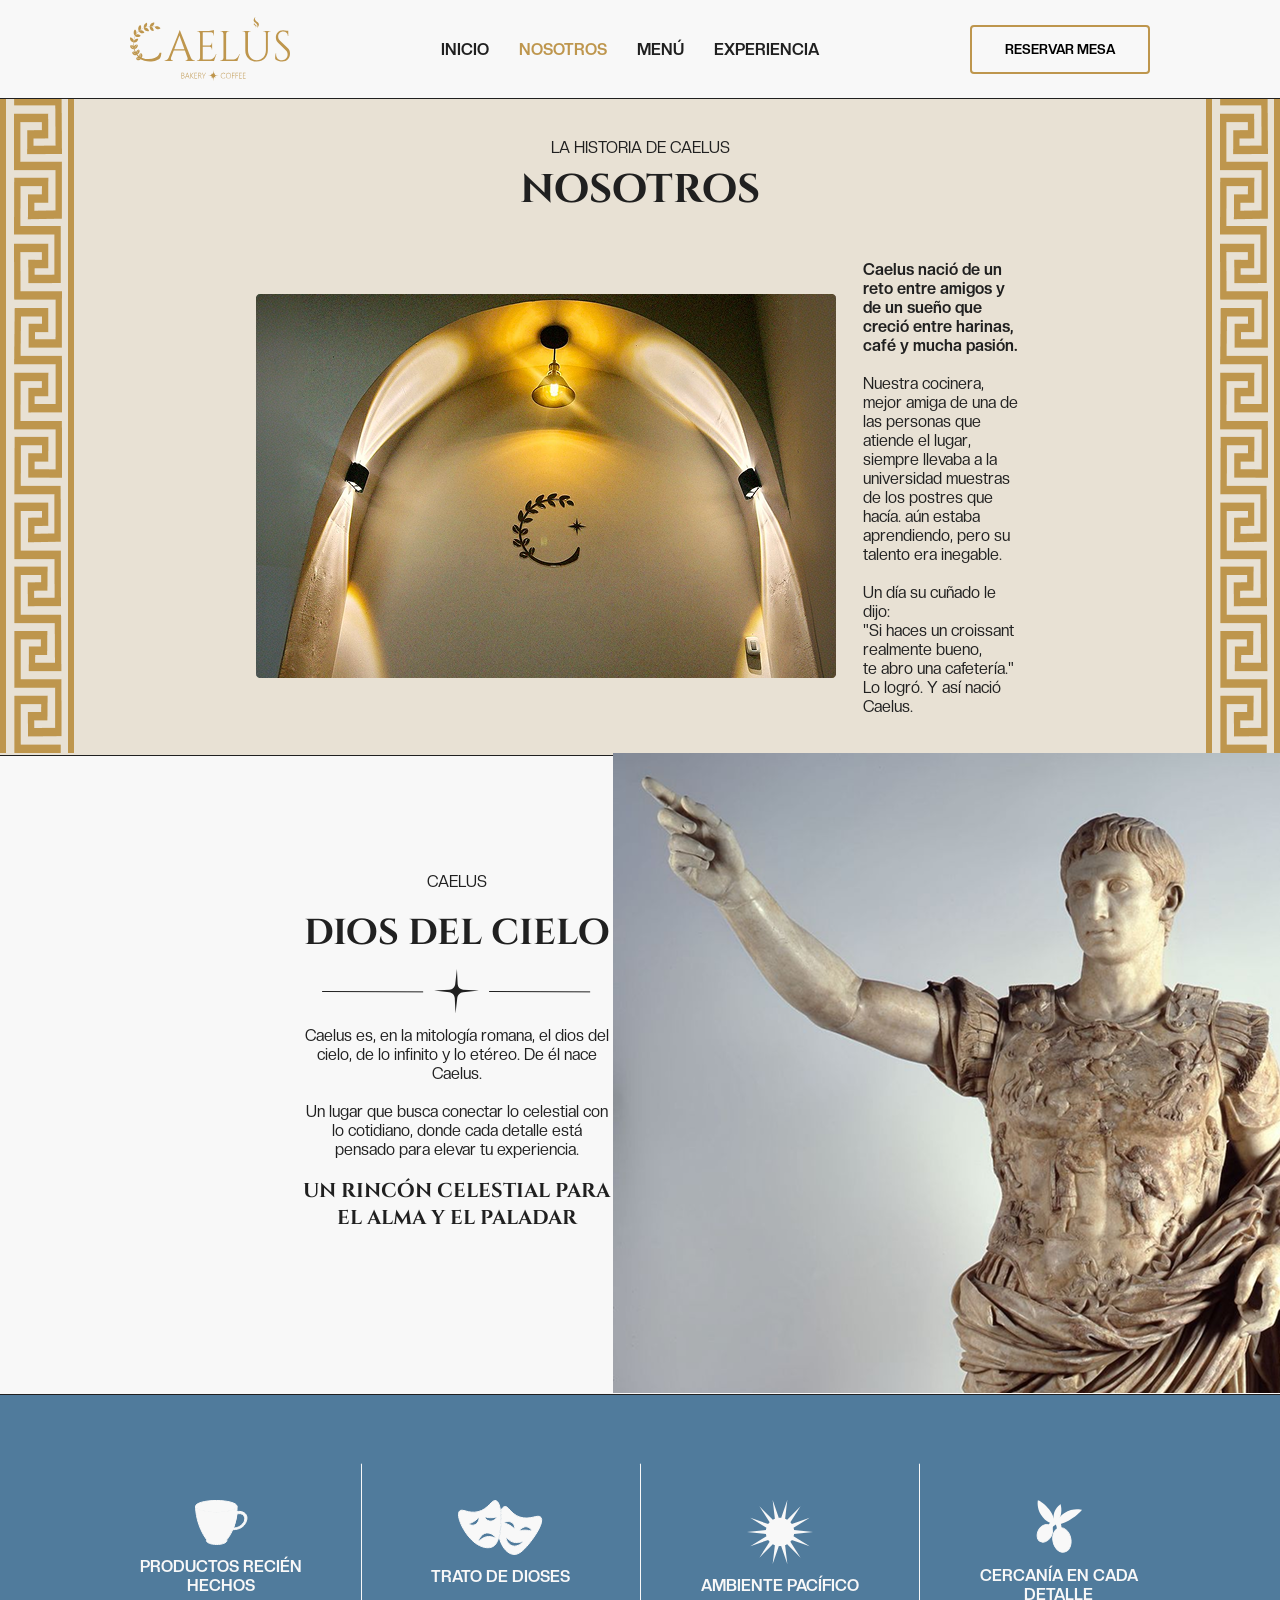
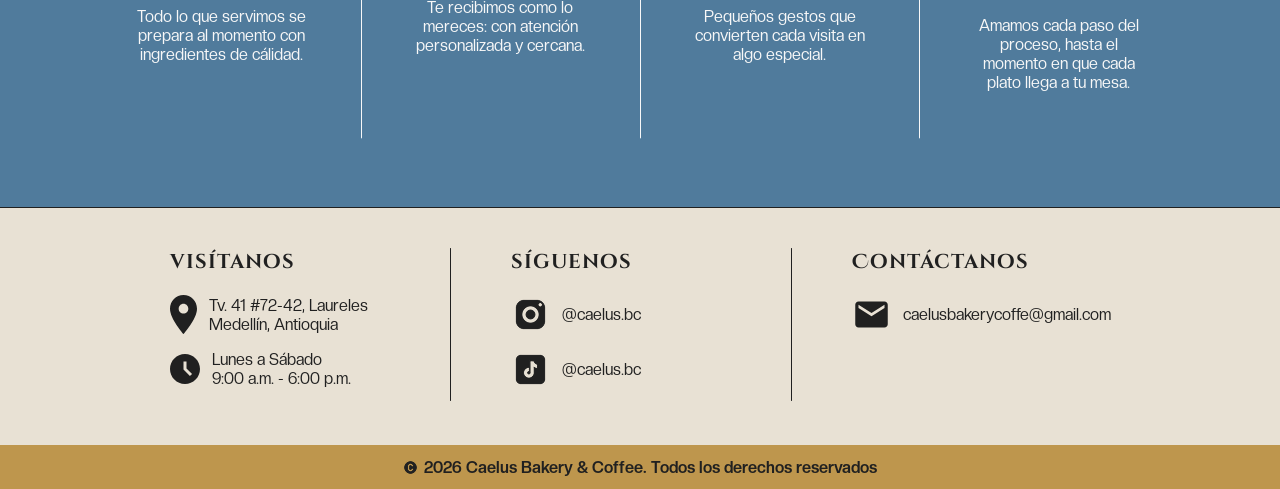
<file: nosotros.html>
<!DOCTYPE html>
<html lang="en">
<head>
    <meta charset="UTF-8">
    <meta name="viewport" content="width=device-width, initial-scale=1.0">
    <title>Nosotros</title>
    <link rel="shortcut icon" href="./assets/Logo.svg" type="image/x-icon">
    <link rel="stylesheet" href="./css/variables.css">
    <link rel="stylesheet" href="./css/general.css">
    <link rel="stylesheet" href="./css/nosotros.css">
</head>
<body>
    <nav class="nav-menu">
        <img src="./assets/Marca.svg" alt="logo">
        <ul class="menu">
            <li><a href="./index.html" class="p_bold">INICIO</a></li>
            <li><a href="./nosotros.html" class="active p_bold">NOSOTROS</a></li>
            <li><a href="./menu.html" class="p_bold">MENÚ</a></li>
            <li><a href="./experiencia.html" class="p_bold">EXPERIENCIA</a></li>
        </ul>
        <button commandfor="reserva" command="show-modal" class="reserva p_bold">RESERVAR MESA</button>
 
        <button class="hamburger" id="hamburger-btn" aria-label="Abrir menú" aria-expanded="false">
            <span></span>
            <span></span>
            <span></span>
        </button>
    </nav>
 
    <div class="mobile-menu-overlay" id="mobile-menu" role="dialog" aria-label="Menú de navegación">
        <ul class="menu">
            <li><a href="./index.html" class="p_bold">INICIO</a></li>
            <li><a href="./nosotros.html" class="active p_bold">NOSOTROS</a></li>
            <li><a href="./menu.html" class="p_bold">MENÚ</a></li>
            <li><a href="./experiencia.html" class="p_bold">EXPERIENCIA</a></li>
        </ul>
        <button commandfor="reserva" command="show-modal" class="reserva p_bold" id="mobile-reserva-btn">RESERVAR MESA</button>
    </div>

    <dialog id="reserva">
        <div class="dialog-contenido">
            <h2 class="dialog-titulo">reservar mesa</h2>
            <form id="reserva-form" method="dialog">
                <div class="dialog-campo">
                    <label for="nombre">Nombre</label>
                    <input type="text" id="nombre" name="nombre" placeholder=" " required>
                </div>
                <div class="dialog-campo">
                    <label for="email">Correo Electrónico</label>
                    <input type="email" id="email" name="email" placeholder=" " required>
                </div>
                <div class="dialog-campo">
                    <label for="telefono">Número de Teléfono</label>
                    <input type="tel" id="telefono" name="telefono" placeholder=" " required>
                </div>
                <div class="dialog-campo">
                    <label for="fecha">Fecha</label>
                    <input type="date" id="fecha" name="fecha" required>
                </div>
                <div class="dialog-campo">
                    <label for="zona">Zona del Café</label>
                    <input type="text" id="zona" name="zona" placeholder=" ">
                </div>
                <div class="dialog-campo">
                    <label for="detalles">Detalles de Reserva</label>
                    <textarea id="detalles" name="detalles" rows="3" placeholder=" "></textarea>
                </div>
                <div class="dialog-botones">
                    <button type="button" class="dialog-btn-cancelar p_bold" id="btn-cancelar">CANCELAR</button>
                    <button type="submit" class="dialog-btn-enviar p_bold">ENVIAR SOLICITUD</button>
                </div>
            </form>
        </div>
    </dialog>
    <header>
        <div class="decoracion decoracion--izquierda">
            <img src="./assets/Decoración3.png" alt="decoración griega">
        </div>
        <div class="nosotros-contenido">
            <div class="nosotros-titulo">
                <p>LA HISTORIA DE CAELUS</p>
                <h1>nosotros</h1>
            </div>
            <div class="nosotros-cuerpo">
                <div class="nosotros-imagen">
                    <img src="./assets/Nosotros.png" alt="Interior de Caelus, arco iluminado con logo">
                </div>
                <div class="nosotros-texto">
                    <p class="p_bold nosotros-frase">Caelus nació de un reto entre amigos y de un sueño que creció entre harinas, café y mucha pasión.</p><br>
                    <p>Nuestra cocinera, mejor amiga de una de las personas que atiende el lugar, siempre llevaba a la universidad muestras de los postres que hacía. aún estaba aprendiendo, pero su talento era inegable.</p><br>
                    <p>Un día su cuñado le dijo:<br>
                    "Si haces un croissant realmente bueno,<br>
                    te abro una cafetería."<br>
                    Lo logró. Y así nació Caelus.</p>
                </div>
            </div>
        </div>
        <div class="decoracion decoracion--derecha">
            <img src="./assets/Decoración3.png" alt="decoración griega">
        </div>
    </header>
    <main>
        <section class="caelus">
            <div class="caelus-contenido">
                <p>CAELUS</p>
                <h2>dios del cielo</h2>
                <div class="caelus-divider">
                    <img src="./assets/Linea.svg" alt="linea decorativa">
                    <img src="./assets/Estrella.svg" alt="estrella decorativa">
                    <img src="./assets/Linea.svg" alt="linea decorativa">
                </div>
                <p>Caelus es, en la mitología romana, el dios del cielo, de lo infinito y lo etéreo. De él nace Caelus.<br><br>
                Un lugar que busca conectar lo celestial con lo cotidiano, donde cada detalle está pensado para elevar tu experiencia.</p>
                <h6>un rincón celestial para el alma y el paladar</h6>
            </div>
            <div>
                <img src="./assets/Dioscaelus.png" alt="dios caelus">
            </div>
        </section>
        <section class="filosofia">
            <div class="filosofia-item">
                <img src="./assets/Taza2.svg" alt="icono taza">
                <p class="p_bold">PRODUCTOS RECIÉN HECHOS</p>
                <p>Todo lo que servimos se prepara al momento con ingredientes de cálidad.</p>
            </div>
            <img src="./assets/Linea3.svg" alt="linea divisora" class="linea-divider">
            <div class="filosofia-item">
                <img src="./assets/Mascaras2.svg" alt="icono mascaras">
                <p class="p_bold">TRATO DE DIOSES</p>
                <p>Te recibimos como lo mereces: con atención personalizada y cercana.</p>
            </div>
            <img src="./assets/Linea3.svg" alt="linea divisora" class="linea-divider">
            <div class="filosofia-item">
                <img src="./assets/Sol2.svg" alt="icono sol">
                <p class="p_bold">AMBIENTE PACÍFICO</p>
                <p>Pequeños gestos que convierten cada visita en algo especial.</p>
            </div>
            <img src="./assets/Linea3.svg" alt="linea divisora" class="linea-divider">
            <div class="filosofia-item">
                <img src="./assets/Fruta2.svg" alt="icono fruta de café">
                <p class="p_bold">CERCANÍA EN CADA DETALLE</p>
                <p>Amamos cada paso del proceso, hasta el momento en que cada plato llega a tu mesa.</p>
            </div>
        </section>
    </main>
    <footer>
         <div class="contactos">
            <div class="contactos-grid">
                <div class="contacto-columna">
                    <h6>visítanos</h6>
                    <div class="contacto-item">
                        <img src="./assets/Lugar.svg" alt="icono ubicación" class="contacto-icono">
                        <p>Tv. 41 #72-42, Laureles<br>Medellín, Antioquia</p>
                    </div>
                    <div class="contacto-item">
                        <img src="./assets/Hora.svg" alt="icono horario" class="contacto-icono contacto-icono--hora">
                        <p>Lunes a Sábado<br>9:00 a.m. - 6:00 p.m.</p>
                    </div>
                </div>
                <div>
                    <img src="./assets/Linea2.svg" alt="linea divisora">
                </div>
                <div class="contacto-columna">
                    <h6>síguenos</h6>
                    <div class="contacto-item">
                        <img src="./assets/Instagram.png" alt="icono instagram" class="contacto-icono contacto-icono--social">
                        <p>@caelus.bc</p>
                    </div>
                    <div class="contacto-item">
                        <img src="./assets/TikTok.png" alt="icono tikTok" class="contacto-icono contacto-icono--social">
                        <p>@caelus.bc</p>
                    </div>
                </div>
                <div>
                    <img src="./assets/Linea2.svg" alt="linea divisora">
                </div>
                <div class="contacto-columna">
                    <h6>Contáctanos</h6>
                    <div class="contacto-item">
                        <img src="./assets/Email.svg" alt="icono email" class="contacto-icono contacto-icono--email">
                        <p>caelusbakerycoffe@gmail.com</p>
                    </div>
                </div>
            </div>
        </div>
        <div class="derechos-reservados">
                <img src="./assets/Copyright.png" alt="icono Copyright" class="copyright-icono">
                <p class="p_bold derechos-texto">2026 Caelus Bakery &amp; Coffee. Todos los derechos reservados</p>
        </div>
    </footer>
    <script>
        const hamburgerBtn = document.getElementById('hamburger-btn');
        const mobileMenu   = document.getElementById('mobile-menu');
        const mobileReservaBtn = document.getElementById('mobile-reserva-btn');
        const reservaDialog = document.getElementById('reserva');
        const btnCancelar = document.getElementById('btn-cancelar');
        const reservaForm = document.getElementById('reserva-form');
 
        function openMenu() {
            hamburgerBtn.classList.add('open');
            mobileMenu.classList.add('open');
            hamburgerBtn.setAttribute('aria-expanded', 'true');
            document.body.style.overflow = 'hidden';
        }
 
        function closeMenu() {
            hamburgerBtn.classList.remove('open');
            mobileMenu.classList.remove('open');
            hamburgerBtn.setAttribute('aria-expanded', 'false');
            document.body.style.overflow = '';
        }
 
        hamburgerBtn.addEventListener('click', () => {
            const isOpen = mobileMenu.classList.contains('open');
            isOpen ? closeMenu() : openMenu();
        });
 
        // Cerrar menú al hacer clic en un enlace
        mobileMenu.querySelectorAll('a').forEach(link => {
            link.addEventListener('click', closeMenu);
        });
 
        // Botón "Reservar Mesa" en el overlay mobile: abre el dialog y cierra el menú
        mobileReservaBtn.addEventListener('click', () => {
            closeMenu();
            setTimeout(() => reservaDialog.showModal(), 200);
        });
 
        // Botón cancelar: cierra el dialog
        btnCancelar.addEventListener('click', () => {
            reservaDialog.close();
        });

        // Cerrar al hacer clic en el backdrop
        reservaDialog.addEventListener('click', (e) => {
            const rect = reservaDialog.getBoundingClientRect();
            const clickedOutside =
                e.clientX < rect.left || e.clientX > rect.right ||
                e.clientY < rect.top  || e.clientY > rect.bottom;
            if (clickedOutside) reservaDialog.close();
        });

        // Envío del formulario
        reservaForm.addEventListener('submit', (e) => {
            e.preventDefault();
            alert('¡Solicitud enviada! Nos pondremos en contacto contigo pronto.');
            reservaForm.reset();
            reservaDialog.close();
        });
 
        // Cerrar menú con tecla Escape
        document.addEventListener('keydown', (e) => {
            if (e.key === 'Escape' && mobileMenu.classList.contains('open')) {
                closeMenu();
            }
        });
    </script>
</body>
</html>
</file>
<file: css/variables.css>
:root{
    --Color-Principal: #BE964D;
    --Color-Secundario: #E8E1D4;
    --Azul: #507B9C;
    --Negro: #202020;
    --Blanco: #F8F8F8;
    --Dorado-oscuro: #99732C;
    --Espaciado01: 6px;
    --Espaciado02: 12px;
    --Espaciado03: 27px;
    --Stroke01: 1px;
    --Stroke02: 2px;
    --Redondeado: 4px;
    --Opacidad: 80px;
}
</file>
<file: css/general.css>
@import url('https://fonts.googleapis.com/css2?family=Cinzel+Decorative:wght@400;700;900&display=swap');

@font-face {
    font-family: 'creato-regular';
    src: url(../Fonts/CreatoDisplay-Regular.otf) format('opentype');
    font-weight: normal;
    font-style: normal;
}

@font-face {
    font-family: 'creato-bold';
    src: url(../Fonts/CreatoDisplay-Bold.otf) format('opentype');
    font-weight: bold;
    font-style: normal;
}

*{
    margin: 0px;
    padding: 0px;
    box-sizing: border-box;
}

body{
    font-size: 16px;
    font-family: 'creato-regular';
    color: var(--Negro);
}

p{
    font-size: 1rem;
    font-style: normal;
    font-weight: 400;
    line-height: normal;
}

.p_bold{
    font-family: 'creato-bold';
}

.caracteres{
    font-size: 3.75rem;
}

h6{
    font-family: "Cinzel Decorative", serif;
    font-size: 1.25rem;
    font-style: normal;
    font-weight: 700;
    line-height: normal;
}

h5{
    font-family: "Cinzel Decorative", serif;
    font-size: 1.5rem;
    font-style: normal;
    font-weight: 700;
    line-height: normal;
}

h4{
    font-family: "Cinzel Decorative", serif;
    font-size: 1.5rem;
    font-style: normal;
    font-weight: 700;
    line-height: normal;
}

h3{
    font-family: "Cinzel Decorative", serif;
    font-size: 2rem;
    font-style: normal;
    font-weight: 700;
    line-height: normal;
}

h2{
    font-family: "Cinzel Decorative", serif;
    font-size: 2.25rem;
    font-style: normal;
    font-weight: 700;
    line-height: normal;
}

h1{
    font-family: "Cinzel Decorative", serif;
    font-size: 2.5rem;
    font-style: normal;
    font-weight: 700;
    line-height: normal;
}

.nav-menu{
    border-bottom: var(--Stroke01) solid var(--Negro);
    background: var(--Blanco);
    display: flex;
    width: 100%;
    height: 99px;
    padding: 0 130px;
    justify-content: space-between;
    align-items: center;
    position: sticky;
    top: 0;            
    z-index: 100;
}
 
.nav-menu a{
    text-decoration: none;
    color: var(--Negro);
}
 
.menu{
    display: flex;
    width: 379px;
    justify-content: space-between;
    align-items: center;
    flex-shrink: 0;
    list-style: none;
}
 
.nav-menu a.active{
    color: var(--Color-Principal);
}
 
.reserva{
    border-radius: var(--Redondeado);
    border: var(--Stroke02) solid var(--Color-Principal);
    background-color: transparent;
    display: flex;
    width: 180px;
    height: 49px;
    padding: 12px 16px;
    justify-content: center;
    align-items: center;
    gap: 10px;
    flex-shrink: 0;
    cursor: pointer;
}
 
.reserva:hover{
    color: var(--Blanco);
    background: var(--Color-Principal);
}
 
.hamburger{
    display: none;
    flex-direction: column;
    justify-content: center;
    align-items: center;
    gap: 5px;
    width: 44px;
    height: 44px;
    background: transparent;
    border: none;
    cursor: pointer;
    z-index: 200;
    flex-shrink: 0;
}
 
.hamburger span{
    display: block;
    width: 26px;
    height: 2px;
    background-color: var(--Negro);
    border-radius: 2px;
    transition: transform 0.3s ease, opacity 0.3s ease;
    transform-origin: center;
}
 
.hamburger.open span:nth-child(1){
    transform: translateY(7px) rotate(45deg);
}
.hamburger.open span:nth-child(2){
    opacity: 0;
}
.hamburger.open span:nth-child(3){
    transform: translateY(-7px) rotate(-45deg);
}
 
.mobile-menu-overlay{
    display: none;
    position: fixed;
    inset: 0;
    background: var(--Blanco);
    z-index: 99;
    flex-direction: column;
    align-items: center;
    justify-content: center;
    gap: 40px;
    opacity: 0;
    pointer-events: none;
    transition: opacity 0.3s ease;
}
 
.mobile-menu-overlay.open{
    opacity: 1;
    pointer-events: all;
}
 
.mobile-menu-overlay .menu{
    flex-direction: column;
    width: auto;
    gap: 32px;
    align-items: center;
}
 
.mobile-menu-overlay .menu li a{
    font-family: 'creato-bold';
    font-size: 1.125rem;
    color: var(--Negro);
    letter-spacing: 0.08em;
    text-decoration: none;
}
 
.mobile-menu-overlay .menu li a.active{
    color: var(--Color-Principal);
}
 
.mobile-menu-overlay .reserva{
    width: 220px;
}
 
.contactos {
    min-height: 226px;
    height: auto;
    width: 100%;
    background: var(--Color-Secundario);
    display: flex;
    align-items: center;
    justify-content: center;
}
 
.contactos-grid {
    display: flex;
    align-items: flex-start;
    justify-content: center;
    gap: 60px;
    height: 100%;
    width: 100%;
    max-width: 1440px;
    padding: 40px 128px;
}
 
.contacto-columna {
    display: flex;
    flex-direction: column;
    gap: 16px;
    min-width: 220px;
}
 
.contacto-columna h6 {
    letter-spacing: 0.05em;
    margin-bottom: 4px;
}
 
.contacto-item {
    display: flex;
    align-items: center;
    gap: var(--Espaciado02);
}
 
.contacto-icono {
    width: 27px;
    height: 39px;
    object-fit: contain;
    flex-shrink: 0;
}
 
.contacto-icono--hora {
    width: 30px;
    height: 30px;
}
 
.contacto-icono--social {
    width: 39px;
    height: 39px;
}
 
.contacto-icono--email {
    width: 39px;
    height: 39px;
}
 
.derechos-reservados {
    height: 44px;
    width: 100%;
    background: var(--Color-Principal);
    display: flex;
    align-items: center;
    justify-content: center;
    gap: var(--Espaciado01);
}

dialog#reserva {
    border: none;
    padding: 0;
    border-radius: var(--Redondeado);
    background: transparent;
    max-width: 480px;
    width: calc(100% - 32px);
    position: fixed;
    top: 50%;
    left: 50%;
    transform: translate(-50%, -50%);
    margin: 0;
    max-height: 90vh;
    overflow-y: auto;
}

dialog#reserva::backdrop {
    background: rgba(32, 32, 32, 0.65);
    backdrop-filter: blur(3px);
}

.dialog-contenido {
    background: var(--Color-Principal);
    padding: 36px 32px 32px;
    display: flex;
    flex-direction: column;
    gap: 20px;
}

.dialog-titulo {
    color: var(--Blanco);
    text-align: center;
    margin-bottom: 4px;
}

#reserva-form {
    display: flex;
    flex-direction: column;
    gap: 14px;
}

.dialog-campo {
    display: flex;
    flex-direction: column;
    gap: 5px;
}

.dialog-campo label {
    color: var(--Blanco);
}

.dialog-campo input,
.dialog-campo textarea {
    width: 100%;
    background: var(--Blanco);
    border: none;
    border-radius: var(--Redondeado);
    padding: 10px 14px;
    color: var(--Negro);
    outline: none;
    transition: box-shadow 0.2s ease;
}

.dialog-campo input:focus,
.dialog-campo textarea:focus {
    box-shadow: 0 0 0 2px var(--Dorado-oscuro);
}

.dialog-campo textarea {
    resize: vertical;
    min-height: 80px;
}

.dialog-botones {
    display: flex;
    gap: 12px;
    margin-top: 6px;
}

.dialog-btn-cancelar,
.dialog-btn-enviar {
    flex: 1;
    height: 46px;
    border-radius: var(--Redondeado);
    cursor: pointer;
    transition: background 0.2s ease, color 0.2s ease;
}

.dialog-btn-cancelar {
    background: transparent;
    border: var(--Stroke02) solid var(--Blanco);
    color: var(--Blanco);
}

.dialog-btn-cancelar:hover {
    background: var(--Blanco);
    color: var(--Color-Principal);
}

.dialog-btn-enviar {
    background: transparent;
    border: var(--Stroke02) solid var(--Blanco);
    color: var(--Blanco);
}

.dialog-btn-enviar:hover {
    background: var(--Blanco);
    color: var(--Color-Principal);
}

@media (max-width: 1024px) {
 
    .nav-menu{
        padding: 0 40px;
    }
 
    .nav-menu > .menu,
    .nav-menu > .reserva{
        display: none;
    }
 
    .hamburger{
        display: flex;
    }
 
    .mobile-menu-overlay{
        display: flex;
    }
 
    .contactos-grid{
        flex-wrap: wrap;
        padding: 40px 48px;
        gap: 32px;
        justify-content: flex-start;
    }
 
    .contactos-grid > div:not(.contacto-columna){
        display: none;
    }
 
    .contacto-columna{
        min-width: 160px;
    }
}
 
@media (max-width: 640px) {
 
    h1 { font-size: 1.75rem; }
    h2 { font-size: 1.5rem; }
    h3 { font-size: 1.375rem; }
    h5 { font-size: 1.125rem; }
    h6 { font-size: 1rem; }
 
    .nav-menu{
        padding: 0 20px;
        height: 70px;
    }
 
    .nav-menu img{
        height: 40px;
    }
 
    .contactos-grid{
        flex-direction: column;
        padding: 32px 24px;
        gap: 24px;
        align-items: center;
    }
 
    .contacto-columna{
        min-width: unset;
        width: 100%;
        text-align: center;
        align-items: center;
    }
 
    .derechos-reservados{
        height: auto;
        padding: 10px 16px;
        text-align: center;
    }
 
    .derechos-texto{
        font-size: 0.75rem;
    }
}
</file>
<file: css/index.css>
header{
    display: flex;
    width: 100%;
    justify-content: space-between;
    align-items: center;
    background-color: var(--Blanco);
    text-align: center;
}

.hero-columna {
    align-self: stretch;
    display: flex;
    align-items: center;
    overflow: hidden;
    width: 71px;
}

.hero-columna img {
    width: 141px;
    height: 100%;
    object-fit: cover;
    object-position: center;
    flex-shrink: 0;
}

.hero-columna--izq {
    justify-content: flex-end;
}

.hero-columna--der{
    justify-content: flex-start;
}

.hero-contenido{
    display: flex;
    width: 335px;
    height: 319px;
    flex-direction: column;
    align-items: center;
    gap: var(--Espaciado01);
    flex-shrink: 0;
}

.hero-divider{
    display: flex;
    width: 269.548px;
    justify-content: space-between;
    align-items: center;
}

.hero-botones{
    display: flex;
    height: 50px;
    justify-content: center;
    align-items: center;
    gap: 8px;
    flex-shrink: 0;
    align-self: stretch;
    margin-top: var(--Espaciado01);
}

.hero-botones a{
    text-decoration: none;
}

.boton01{
    border-radius: var(--Redondeado);
    border: var(--Stroke02) solid var(--Color-Principal);
    background: var(--Color-Principal);
    color: var(--Blanco);
    display: flex;
    width: 159px;
    height: 49px;
    padding: 12px 16px;
    justify-content: center;
    align-items: center;
    gap: 10px;
    cursor: pointer;
}

.boton01:hover{
    border-color: var(--Dorado-oscuro);
    background: var(--Dorado-oscuro);
}

.boton02{
    border-radius: var(--Redondeado);
    border: var(--Stroke02) solid var(--Color-Principal);
    background: transparent;
    display: flex;
    width: 159px;
    height: 49px;
    padding: 12px 16px;
    justify-content: center;
    align-items: center;
    gap: 10px;
    cursor: pointer;
}

.boton02:hover{
    border-color: var(--Color-Principal);
    background: var(--Color-Principal);
    color: var(--Blanco);
}

.hero-imagen img{
    border-radius: var(--Redondeado);
}

.filosofia{
    border-top: var(--Stroke01) solid var(--Negro);
    border-bottom: var(--Stroke01) solid var(--Negro);
    background: var(--Color-Secundario);
    width: 100%;
    height: 406px;
    display: flex;
    padding: 0 128px;
    justify-content: space-between;
    align-items: center;
    text-align: center;
}

.filosofia-texto{
    display: flex;
    width: 427px;
    flex-direction: column;
    align-items: center;
    gap: var(--Espaciado01);
    flex-shrink: 0;
}

.filosofia-texto a{
    text-decoration: none;
}

.boton03{
    border-radius: var(--Redondeado);
    border: var(--Stroke02) solid var(--Color-Principal);
    background-color: transparent;
    margin-top: var(--Espaciado01);
    display: flex;
    width: 293px;
    height: 49px;
    padding: 12px 16px;
    justify-content: center;
    align-items: center;
    text-decoration: none;
    color: var(--Negro);
    cursor: pointer;
}

.boton03:hover{
    border-color: var(--Color-Principal);
    background: var(--Color-Principal);
    color: var(--Blanco);
}

.destacados {
    background-color: var(--Blanco);
    width: 100%;
    padding: 64px 120px;
    display: flex;
    flex-direction: column;
    align-items: center;
    gap: var(--Espaciado03);
}

.destacados-encabezado {
    text-align: center;
    display: flex;
    flex-direction: column;
    gap: var(--Espaciado01);
}

.destacados-grid {
    display: grid;
    grid-template-columns: repeat(4, 1fr);
    gap: var(--Espaciado03);
    width: 100%;
    max-width: 1311px;
}

.producto-card {
    display: flex;
    flex-direction: column;
}

.producto-card:hover {
    transform: scale(1.03);
}

.producto-card img {
    width: 100%;
    aspect-ratio: 1 / 1;
    object-fit: cover;
}

.producto-info {
    border: var(--Stroke01) solid var(--Azul);
    padding: 16px;
    display: flex;
    flex-direction: column;
    gap: var(--Espaciado02);
}

.boton04 {
    border-radius: var(--Redondeado);
    border: var(--Stroke02) solid var(--Color-Principal);
    background: transparent;
    display: flex;
    width: 215px;
    height: 49px;
    padding: 12px 16px;
    justify-content: center;
    align-items: center;
    gap: 10px;
    flex-shrink: 0;
    cursor: pointer;
}

.destacados a{
    text-decoration: none;
}

.boton04:hover {
    background: var(--Color-Principal);
    color: var(--Blanco);
}

.experiencia {
    background-color: var(--Color-Secundario);
    border-top: var(--Stroke01) solid var(--Negro);
    border-bottom: var(--Stroke01) solid var(--Negro);
    width: 100%;
    padding: 48px 128px;
    display: flex;
    align-items: center;
    gap: 64px;
}

.experiencia-foto {
    width: 270px;
    height: 320px;
    object-fit: cover;
    flex-shrink: 0;
    border-radius: var(--Redondeado);
}

.experiencia-contenido {
    display: flex;
    flex-direction: column;
    gap: 32px;
    flex: 1;
    align-items: center;
}

.experiencia-encabezado {
    display: flex;
    flex-direction: column;
    gap: var(--Espaciado01);
    text-align: center;
}

.experiencia-items {
    display: flex;
    flex-direction: column;
    gap: 24px;
}

.experiencia-item {
    display: flex;
    align-items: center;
    gap: 20px;
}

.experiencia-icono {
    width: 40px;
    flex-shrink: 0;
    margin-top: 4px;
}

.experiencia-item h6 {
    margin-bottom: var(--Espaciado01);
}

.experiencia-cita {
    border-radius: var(--Redondeado);
    border: var(--Stroke02) solid var(--Azul);
    display: flex;
    width: 257px;
    height: 314px;
    padding: 26px 0;
    flex-direction: column;
    justify-content: space-between;
    align-items: center;
    color: var(--Azul);
    text-align: center;
}

.reserva-banner {
    background-color: var(--Azul);
    width: 100%;
    padding: 48px 128px;
    display: flex;
    align-items: center;
    justify-content: center;
    gap: 70px;
}

.reserva-banner-texto {
    display: flex;
    flex-direction: column;
    gap: 16px;
    color: var(--Blanco);
    text-align: center;
    align-items: center;
}

.reserva-banner-texto p {
    color: var(--Blanco);
}

.reserva-banner-texto h2 {
    color: var(--Blanco);
}

.boton05 {
    border-radius: var(--Redondeado);
    border: var(--Stroke02) solid var(--Color-Principal);
    background: var(--Color-Principal);
    color: var(--Blanco);
    display: flex;
    width: 184px;
    height: 49px;
    padding: 12px 16px;
    justify-content: center;
    align-items: center;
    gap: 10px;
    cursor: pointer;
}

.boton05:hover {
    background: var(--Dorado-oscuro);
    border-color: var(--Dorado-oscuro);
}

.reserva-banner-foto {
    width: 379px;
    height: 242px;
    object-fit: cover;
    flex-shrink: 0;
    border-radius: var(--Redondeado);
}

.reserva-banner-info {
    display: flex;
    flex-direction: column;
    gap: 36px;
    color: var(--Blanco);
}

.reserva-info-item {
    display: flex;
    align-items: center;
    gap: 20px;
}

.reserva-info-icono { width: 48px; flex-shrink: 0; }

.reserva-info-item h6 {
    color: var(--Blanco);
    margin-bottom: var(--Espaciado01);
}
.reserva-info-item p  {
    color: var(--Blanco);
}

.eventos {
    background-color: var(--Blanco);
    border-top: var(--Stroke01) solid var(--Negro);
    border-bottom: var(--Stroke01) solid var(--Negro);
    width: 100%;
    padding: 56px 231px;
    display: flex;
    align-items: center;
    justify-content: center;
}

.eventos-deco {
    width: 100px;
    flex-shrink: 0;
    object-fit: cover;
}

.eventos-deco--der{
    transform: rotate(180deg);
}

.eventos-contenido {
    display: flex;
    flex-direction: column;
    align-items: center;
    gap: 40px;
    flex: 1;
    padding: 0 48px;
}

.eventos-encabezado {
    text-align: center;
    display: flex;
    flex-direction: column;
    gap: var(--Espaciado01);
}

.eventos-card {
    display: flex;
    align-items: center;
    gap: 40px;
}

.eventos-foto {
    width: 247px;
    height: 205px;
    object-fit: cover;
    flex-shrink: 0;
    border-radius: var(--Redondeado);
}

.eventos-info {
    display: flex;
    flex-direction: column;
    gap: 12px;
}

.eventos-etiqueta {
    font-weight: 700;
}

.eventos-info p {
    max-width: 320px; line-height: 1.5;
}

.eventos-info a{
    text-decoration: none;
}

.boton06 {
    border-radius: var(--Redondeado);
    border: var(--Stroke02) solid var(--Color-Principal);
    background: transparent;
    color: var(--Negro);
    display: flex;
    width: 293px;
    height: 49px;
    padding: 12px 16px;
    justify-content: center;
    align-items: center;
    gap: 10px;
    cursor: pointer;
    margin-top: 8px;
}

.boton06:hover {
    background: var(--Color-Principal);
    color: var(--Blanco);
}


@media (max-width: 1024px) {

    header{
        flex-wrap: wrap;
        padding: 40px 24px;
        gap: 24px;
    }

    .hero-columna{
        display: none;
    }

    .hero-contenido{
        width: 100%;
        height: auto;
        order: 1;
    }

    .hero-imagen{
        order: 2;
        width: 100%;
    }

    .hero-imagen img{
        width: 100%;
        max-height: 400px;
        object-fit: cover;
    }

    .filosofia{
        height: auto;
        padding: 48px 40px;
        flex-wrap: wrap;
        gap: 32px;
        justify-content: center;
    }

    .filosofia-texto{
        width: 100%;
        max-width: 500px;
    }

    .filosofia-divisor1{
        display: none;
    }

    .filosofia-item{
        flex: 1 1 120px;
        max-width: 140px;
    }

    .destacados{
        padding: 48px 40px;
    }

    .destacados-grid{
        grid-template-columns: repeat(2, 1fr);
    }

    .experiencia{
        padding: 48px 40px;
        flex-wrap: wrap;
        justify-content: center;
        gap: 40px;
    }

    .experiencia-foto{
        width: 100%;
        max-width: 400px;
        height: 260px;
    }

    .experiencia-cita{
        width: 100%;
        max-width: 360px;
        height: auto;
        padding: 32px 24px;
    }

    .reserva-banner{
        padding: 48px 40px;
        flex-wrap: wrap;
        gap: 40px;
    }

    .reserva-banner-foto{
        width: 100%;
        max-width: 460px;
        height: 220px;
    }

    .reserva-banner-texto,
    .reserva-banner-info{
        width: 100%;
        align-items: center;
    }

    .eventos{
        padding: 48px 40px;
    }

    .eventos-deco{
        display: none;
    }

    .eventos-contenido{
        padding: 0;
    }

    .eventos-card{
        flex-wrap: wrap;
        justify-content: center;
    }

    .eventos-foto{
        width: 100%;
        max-width: 400px;
        height: 220px;
    }

    .eventos-info{
        align-items: center;
        text-align: center;
    }

    .eventos-info p{ max-width: unset; }
}

@media (max-width: 640px) {

    header{
        padding: 32px 20px;
        gap: 20px;
    }

    .hero-botones{
        flex-direction: column;
        height: auto;
    }

    .boton01,
    .boton02{
        max-width: 280px;
    }

    .filosofia{
        padding: 40px 20px;
        flex-direction: column;
    }

    .filosofia-item{
        flex: 1 1 calc(50% - 16px);
        max-width: calc(50% - 16px);
    }

    .destacados{
        padding: 40px 20px;
    }

    .destacados-grid{
        grid-template-columns: 1fr;
    }

    .boton04{
        max-width: 280px;
    }

    .experiencia{
        padding: 40px 20px;
        flex-direction: column;
    }

    .experiencia-foto{
        width: 100%;
        height: 220px;
    }

    .experiencia-cita{
        width: 100%;
        padding: 28px 16px;
    }

    .reserva-banner{
        padding: 40px 20px;
        flex-direction: column;
        gap: 32px;
    }

    .reserva-banner-foto{
        width: 100%;
        height: 200px;
    }

    .boton05{
        max-width: 280px;
    }

    .reserva-banner-info{
        gap: 24px;
    }

    .eventos{
        padding: 40px 20px;
    }

    .eventos-foto{
        width: 100%;
        height: 180px;
    }

    .boton06{
        max-width: 280px;
    }

    .overflow{
        width: calc(100% - 32px);
        max-width: 400px;
    }
}
</file>
<file: css/experiencia.css>
header{
    width: 100%;
    height: 331px;
    border-bottom: var(--Stroke01) solid var(--Negro);
    background: var(--Blanco);
    display: flex;
    flex-direction: column;
    justify-content: center;
    align-items: center;
    gap: var(--Espaciado01, 6px);
    text-align: center;
}

.experiencia-divider{
    display: flex;
    width: 269.548px;
    justify-content: space-between;
    align-items: center;
}

.parrafo{
    display: flex;
    width: 357px;
    height: 94px;
    flex-direction: column;
    justify-content: center;
    flex-shrink: 0;
}

.imagen{
    display: flex;
    width: 100%;
    height: 542px;
    justify-content: center;
    align-items: center;
    background: url(../assets/café.png) lightgray 0.793px -372.13px / 99.932% 221.46% no-repeat;
}

.cards{
    width: 100%;
    height: 513px;
    border-top: var(--Stroke01) solid var(--Negro);
    border-bottom: var(--Stroke01) solid var(--Negro);
    background: var(--Color-Secundario);
    display: flex;
    justify-content: center;
    align-items: center;
    gap: var(--Espaciado03);
}

.card {
    position: relative;
    width: 380px;
    height: 406px;
    overflow: hidden;
    border-radius: var(--Redondeado);
    cursor: pointer;
}

.card-img {
    width: 100%;
    height: 100%;
    object-fit: cover;
    display: block;
    transition: transform 0.4s ease;
}

.card:hover .card-img {
    transform: scale(1.05);
}

.card-overlay {
    position: absolute;
    inset: 0;
    display: flex;
    align-items: center;
    justify-content: center;
}

.card-box {
    background: rgba(80, 123, 156, 0.80);
    padding: 2rem 2.5rem;
    text-align: center;
    color: var(--Blanco);
    width: 75%;
    aspect-ratio: 1;
    display: flex;
    flex-direction: column;
    align-items: center;
    justify-content: center;
    border-radius: var(--Redondeado);
}

.card-title {
    color: var(--Blanco);
    transition: opacity 0.3s ease, transform 0.3s ease;
    opacity: 1;
    transform: translateY(0);
}

.card-desc {
    color: var(--Blanco);
    position: absolute;
    opacity: 0;
    transform: translateY(10px);
    transition: opacity 0.3s ease, transform 0.3s ease;
    width: 70%;
    text-align: center;
}

.card:hover .card-title {
    opacity: 0;
    transform: translateY(-10px);
}

.card:hover .card-desc {
    opacity: 1;
    transform: translateY(0);
}

.frase{
    border-bottom: var(--Stroke01) solid var(--Negro);
    background: var(--Blanco);
    display: flex;
    width: 100%;
    height: 374px;
    flex-direction: column;
    justify-content: center;
    align-items: center;
    gap: var(--Espaciado01);
}

.frase h3{
    color: var(--Color-Principal);
}

.frase-deco {
    width: 50px;
    flex-shrink: 0;
    object-fit: cover;
}

.frase-deco--arriba{
    transform: rotate(90deg);
}

.frase-deco--abajo{
    transform: rotate(-90deg);
}

@media (max-width: 1024px) {
 
    header{
        height: auto;
        padding: 48px 40px;
    }
 
    .parrafo{
        width: 100%;
        max-width: 480px;
        height: auto;
    }
 
    .imagen{
        height: 380px;
        background-position: center;
        background-size: cover;
    }
 
    .cards{
        height: auto;
        padding: 48px 40px;
        flex-wrap: wrap;
        gap: 24px;
    }
 
    .card{
        width: calc(50% - 12px);
        min-width: 260px;
        height: 360px;
    }
 

    .frase{
        height: auto;
        padding: 56px 40px;
        text-align: center;
    }
}
 
@media (max-width: 640px) {
 
    header{
        padding: 40px 20px;
    }
 
    .parrafo{
        max-width: 100%;
    }
 
    .imagen{
        height: 240px;
    }
 
    .cards{
        padding: 40px 20px;
        flex-direction: column;
        align-items: center;
    }
 
    .card{
        width: 100%;
        max-width: 400px;
        height: 320px;
    }
 
    .card-box{
        width: 85%;
        aspect-ratio: unset;
        padding: 1.5rem;
        gap: 12px;
    }
 
    .card-title{
        opacity: 1 !important;
        transform: none !important;
        position: static;
    }
 
    .card-desc{
        opacity: 1 !important;
        transform: none !important;
        position: static;
        width: 100%;
    }
 
    .frase{
        padding: 48px 20px;
        height: auto;
    }
 
    .frase h3{
        font-size: 1.25rem;
        text-align: center;
    }
}
</file>
<file: css/menu.css>
body{
    background: var(--Color-Secundario);
}

header{
    width: 100%;
    height: 331px;
    display: flex;
    flex-direction: column;
    justify-content: center;
    align-items: center;
    gap: var(--Espaciado01, 6px);
    text-align: center;
}

main {
    overflow-x: hidden;
    max-width: 100%;
}

.menu-divider{
    display: flex;
    width: 269.548px;
    justify-content: space-between;
    align-items: center;
}

.parrafo{
    display: flex;
    width: 357px;
    height: 94px;
    flex-direction: column;
    justify-content: center;
    flex-shrink: 0;
}

.bebidas,
.panaderia,
.reposteria {
    display: inline-flex;
    width: 100%;
    flex-direction: column;
    justify-content: space-between;
    align-items: center;
    gap: var(--Espaciado03);
}

.contenido{
    display: flex;
    width: 1158px;
    justify-content: space-between;
    align-items: flex-start;
    text-align: center;
}

.item{
    width: 350px;
}

.item h3{
    margin-bottom: var(--Espaciado01);
}

.imagen{
    width: 750px;
    object-fit: cover;
}

.items-lista {
    list-style: none;
    padding: 0;
    margin: 0;
    display: flex;
    flex-direction: column;
    gap: var(--Espaciado01);
}

.items-lista li {
    display: flex;
    align-items: baseline;
    gap: var(--Espaciado01);
    color: var(--Negro);
}

.item-nombre {
    white-space: nowrap;
    flex-shrink: 0;
}

.item-puntos {
    flex: 1;
    border-bottom: 1px dotted var(--Color-Primario, #2C1A0E);
    margin-bottom: 3px;
    min-width: 12px;
}

.item-precio {
    white-space: nowrap;
    flex-shrink: 0;
}

.frase{
    height: 300px;
    display: flex;
    justify-content: center;
    align-items: center;
    border-bottom: var(--Stroke01) solid var(--Negro);
}

.frase-contenido{
    border-radius: var(--Redondeado);
    border: var(--Stroke02) solid var(--Azul);
    width: 1180px;
    height: 212px;
    display: flex;
    padding: 0 var(--Espaciado03, 27px);
    justify-content: space-between;
    align-items: center;
}

.frase-texto{
    display: flex;
    width: 536px;
    height: 109px;
    flex-direction: column;
    justify-content: center;
    align-items: center;
    gap: var(--Espaciado02, 12px);
    flex-shrink: 0;
    text-align: center;
    color: var(--Azul);
}

@media (max-width: 1024px) {

    header{
        height: auto;
        padding: 48px 40px;
    }

    .parrafo{
        width: 100%;
        max-width: 500px;
        height: auto;
    }

    .bebidas,
    .panaderia,
    .reposteria {
        padding: 48px 40px;
        gap: 32px;
    }

    .contenido{
        width: 100%;
        flex-wrap: wrap;
        justify-content: center;
        gap: 32px;
    }

    .item{
        width: calc(50% - 16px);
        min-width: 220px;
        text-align: center;
    }

    .croissant {
        width: 750px;
        object-fit: cover;
    }

    .croissant {
        width: 100%;
        max-width: 600px;
        border-radius: var(--Redondeado);
    }

    .imagen{
        width: 100%;
        max-width: 600px;
        border-radius: var(--Redondeado);
    }

    .frase{
        height: auto;
        padding: 40px 40px;
    }

    .frase-contenido{
        width: 100%;
        height: auto;
        padding: 32px 40px;
        gap: 24px;
    }

    .frase-contenido > img{
        width: 60px;
        flex-shrink: 0;
    }

    .frase-texto{
        width: 100%;
        height: auto;
    }
}

@media (max-width: 640px) {

    header{
        padding: 40px 20px;
    }

    .parrafo{
        max-width: 100%;
    }

    .bebidas,
    .panaderia,
    .reposteria {
        padding: 40px 20px;
        gap: 28px;
    }

    .contenido{
        flex-direction: column;
        align-items: center;
        gap: 28px;
    }

    .item{
        width: 100%;
        text-align: center;
    }

    .bebidas > img,
    .panaderia > img,
    .reposteria > img {
        width: 100%;
        max-width: 320px;
    }

    .croissant {
        max-width: 100%;
    }

    .imagen{
        max-width: 100%;
    }

    .frase{
        padding: 32px 20px;
    }

    .frase-contenido{
        flex-direction: column;
        padding: 28px 20px;
        text-align: center;
        gap: 20px;
    }

    .frase-contenido > img{
        width: 48px;
        transform: rotate(90deg);
    }

    .frase-texto{
        width: 100%;
        height: auto;
    }
}
</file>
<file: css/nosotros.css>
header{
    background: var(--Color-Secundario);
    width: 100%;
    height: 656px;
    display: flex;
    justify-content: space-between;
    align-items: center;
}
 
.nosotros-contenido{
    display: flex;
    width: 60%;
    height: 656px;
    flex-direction: column;
    justify-content: center;
    align-items: center;
    gap: 43px;
    flex-shrink: 0;
}
 
.nosotros-titulo{
    display: flex;
    width: 533px;
    flex-direction: column;
    align-items: center;
    gap: var(--Espaciado01);
}
 
.nosotros-cuerpo{
    display: flex;
    align-items: center;
    gap: var(--Espaciado03, 27px);
    align-self: stretch;
}
 
.caelus{
    width: 100%;
    height: 640px;
    border-top: var(--Stroke01) solid var(--Negro);
    border-bottom: var(--Stroke01) solid var(--Negro);
    background: var(--Blanco);
    display: flex;
    padding-left: 300px;
    justify-content: space-between;
    align-items: center;
}
 
.caelus-contenido{
    display: flex;
    width: 313px;
    height: 406px;
    flex-direction: column;
    align-items: center;
    gap: var(--Espaciado02);
    flex-shrink: 0;
    text-align: center;
}
 
.caelus-contenido p{
    margin-bottom: var(--Espaciado01);
}
 
.caelus-divider{
    display: flex;
    width: 269.548px;
    justify-content: space-between;
    align-items: center;
}

.filosofia{
    width: 100%;
    height: 413px;
    border-bottom: var(--Stroke01, 1px) solid var(--Negro, #202020);
    background: var(--Azul, #507B9C);
    display: flex;
    padding: 0 132px;
    justify-content: space-between;
    align-items: center;
}
 
.linea-divider{
    height: 276px;
}
 
.filosofia-item{
    display: flex;
    width: 178px;
    height: 202px;
    flex-direction: column;
    align-items: center;
    gap: var(--Espaciado02);
    flex-shrink: 0;
    text-align: center;
}
 
.filosofia-item p{
    color: var(--Blanco);
}
 
@media (max-width: 1024px) {
 
    header{
        height: auto;
        flex-direction: column;
        padding: 48px 40px;
        gap: 32px;
    }
 
    .decoracion{
        display: none;
    }
 
    .nosotros-contenido{
        width: 100%;
        height: auto;
        gap: 32px;
    }
 
    .nosotros-titulo{
        width: 100%;
        text-align: center;
    }
 
    .nosotros-cuerpo{
        flex-direction: column;
        align-items: center;
        gap: 24px;
    }
 
    .nosotros-imagen img{
        width: 100%;
        max-width: 480px;
        border-radius: var(--Redondeado);
    }
 
    .nosotros-texto{
        max-width: 560px;
        text-align: center;
    }
 
    .caelus{
        height: auto;
        padding: 56px 40px;
        gap: 40px;
        justify-content: center;
    }
 
    .caelus-contenido{
        width: 100%;
        max-width: 360px;
        height: auto;
    }
 
    .caelus > div:last-child img{
        width: 100%;
        max-width: 340px;
    }
 
    .filosofia{
        height: auto;
        padding: 48px 40px;
        flex-wrap: wrap;
        gap: 32px;
        justify-content: center;
    }
 
    .linea-divider{
        display: none;
    }
 
    .filosofia-item{
        width: calc(50% - 16px);
        height: auto;
        flex: 1 1 160px;
        max-width: 200px;
    }
}
 
@media (max-width: 640px) {
 
    header{
        padding: 40px 20px;
        gap: 24px;
    }
 
    .nosotros-titulo{
        width: 100%;
    }
 
    .nosotros-imagen img{
        max-width: 100%;
    }
 
    .nosotros-texto{
        text-align: left;
    }
 
    .caelus{
        flex-direction: column;
        padding: 40px 20px;
        gap: 32px;
        text-align: center;
    }
 
    .caelus-contenido{
        width: 100%;
        max-width: 100%;
    }
 
    .caelus > div:last-child{
        width: 100%;
        display: flex;
        justify-content: center;
    }
 
    .caelus > div:last-child img{
        max-width: 260px;
        width: 100%;
    }
 
    .filosofia{
        padding: 40px 20px;
        gap: 28px;
    }
 
    .filosofia-item{
        width: 100%;
        max-width: 100%;
        flex: 1 1 100%;
    }
}
</file>
